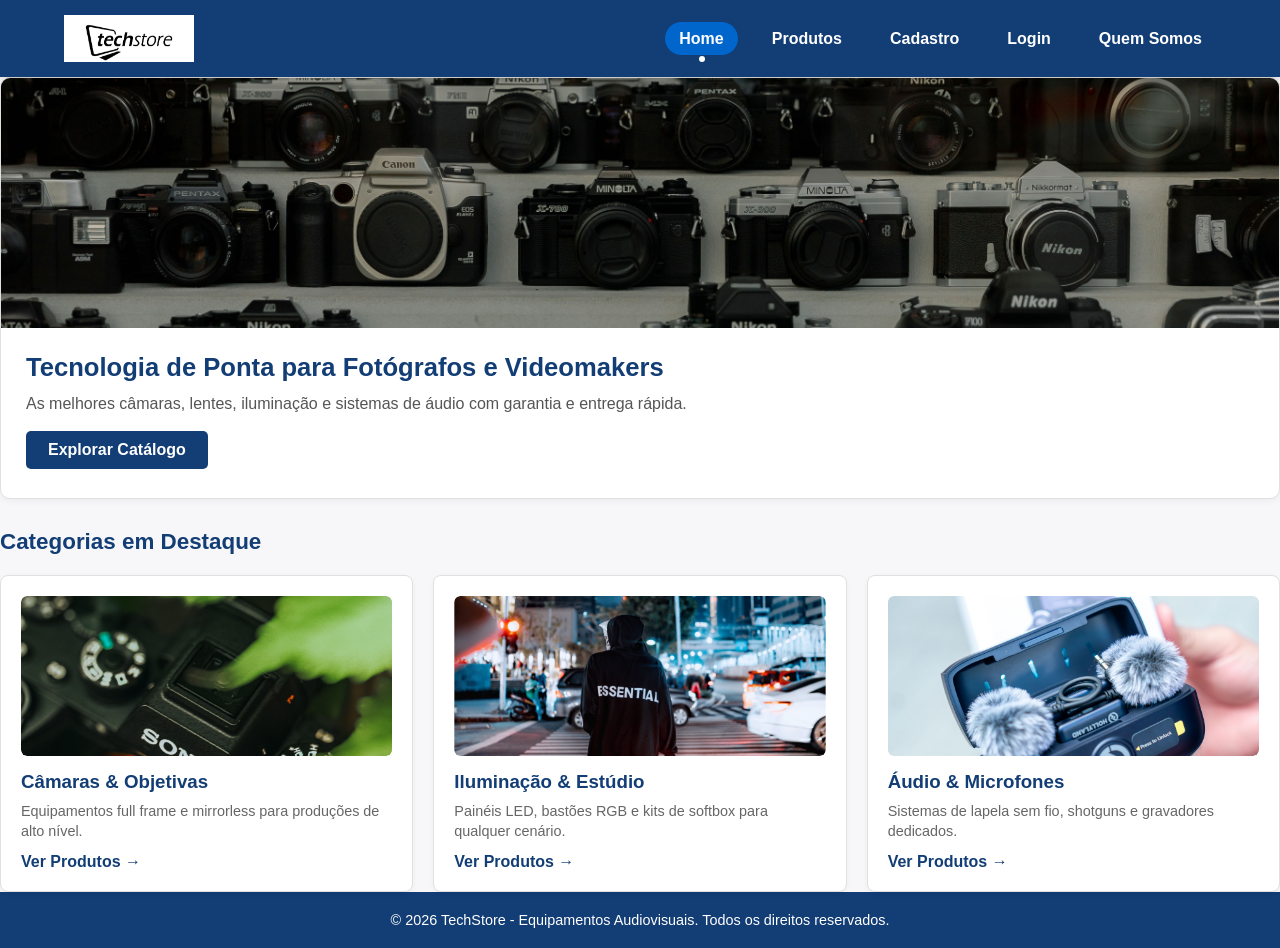
<file: index.html>
<!DOCTYPE html>
<html lang="pt-BR">
<head>

    <meta charset="UTF-8">
    <meta name="viewport" content="width=device-width, initial-scale=1.0">
    <title>TechStore - Equipamentos Audiovisuais Profissionais</title>
    <link rel="stylesheet" href="css/estilo.css">
</head>
<body>

    <header>
        <div class="logo">
            <a href="index.html">
                <img src="img/logo.png" alt="TechStore Logo" width="150">
            </a>
        </div>
        <nav>
            <ul>
                <li><a href="index.html" class="ativo">Home</a></li>
                <li><a href="produtos.html">Produtos</a></li>
                <li><a href="cadastro.html">Cadastro</a></li>
                <li><a href="login.html">Login</a></li>
                <li><a href="quem-somos.html">Quem Somos</a></li>
            </ul>
        </nav>
    </header>

    <main id="conteudo" class="conteudo">
        <section class="banner-home">
            <img src="img/banner-home.jpg" alt="Equipamentos Audiovisuais TechStore" width="500">
            <div class="banner-texto">
                <h2>Tecnologia de Ponta para Fotógrafos e Videomakers</h2>
                <p>As melhores câmaras, lentes, iluminação e sistemas de áudio com garantia e entrega rápida.</p>
                <a href="produtos.html" class="btn-destaque">Explorar Catálogo</a>
            </div>
        </section>

        <section class="secao-destaques">
            <h2>Categorias em Destaque</h2>
            <div class="grid-categorias">
                <div class="card-categoria">
                    <img src="img/camera-sony-tamron.jpg" alt="Câmaras Profissionais" width="300">
                    <h3>Câmaras & Objetivas</h3>
                    <p>Equipamentos full frame e mirrorless para produções de alto nível.</p>
                    <a href="produtos.html">Ver Produtos &rarr;</a>
                </div>
                <div class="card-categoria">
                    <img src="img/bastao-led-rgb.jpg" alt="Iluminação LED" width="300">
                    <h3>Iluminação & Estúdio</h3>
                    <p>Painéis LED, bastões RGB e kits de softbox para qualquer cenário.</p>
                    <a href="produtos.html">Ver Produtos &rarr;</a>
                </div>
                <div class="card-categoria">
                    <img src="img/microfone-lapela-sem-fio-duplo.jpg" alt="Áudio Profissional" width="300">
                    <h3>Áudio & Microfones</h3>
                    <p>Sistemas de lapela sem fio, shotguns e gravadores dedicados.</p>
                    <a href="produtos.html">Ver Produtos &rarr;</a>
                </div>
            </div>
        </section>
    </main>

    <footer>
        <p>&copy; 2026 TechStore - Equipamentos Audiovisuais. Todos os direitos reservados.</p>
    </footer>

    <a href="#" class="btn-topo" id="btnTopo" aria-label="Voltar ao topo"><span>&#8593;</span></a>
    <script>
        const btnTopo = document.getElementById("btnTopo");
        window.addEventListener("scroll", () => {
            btnTopo.classList.toggle("visivel", window.scrollY > 300);
        });
    </script>

</body>
</html>
</file>
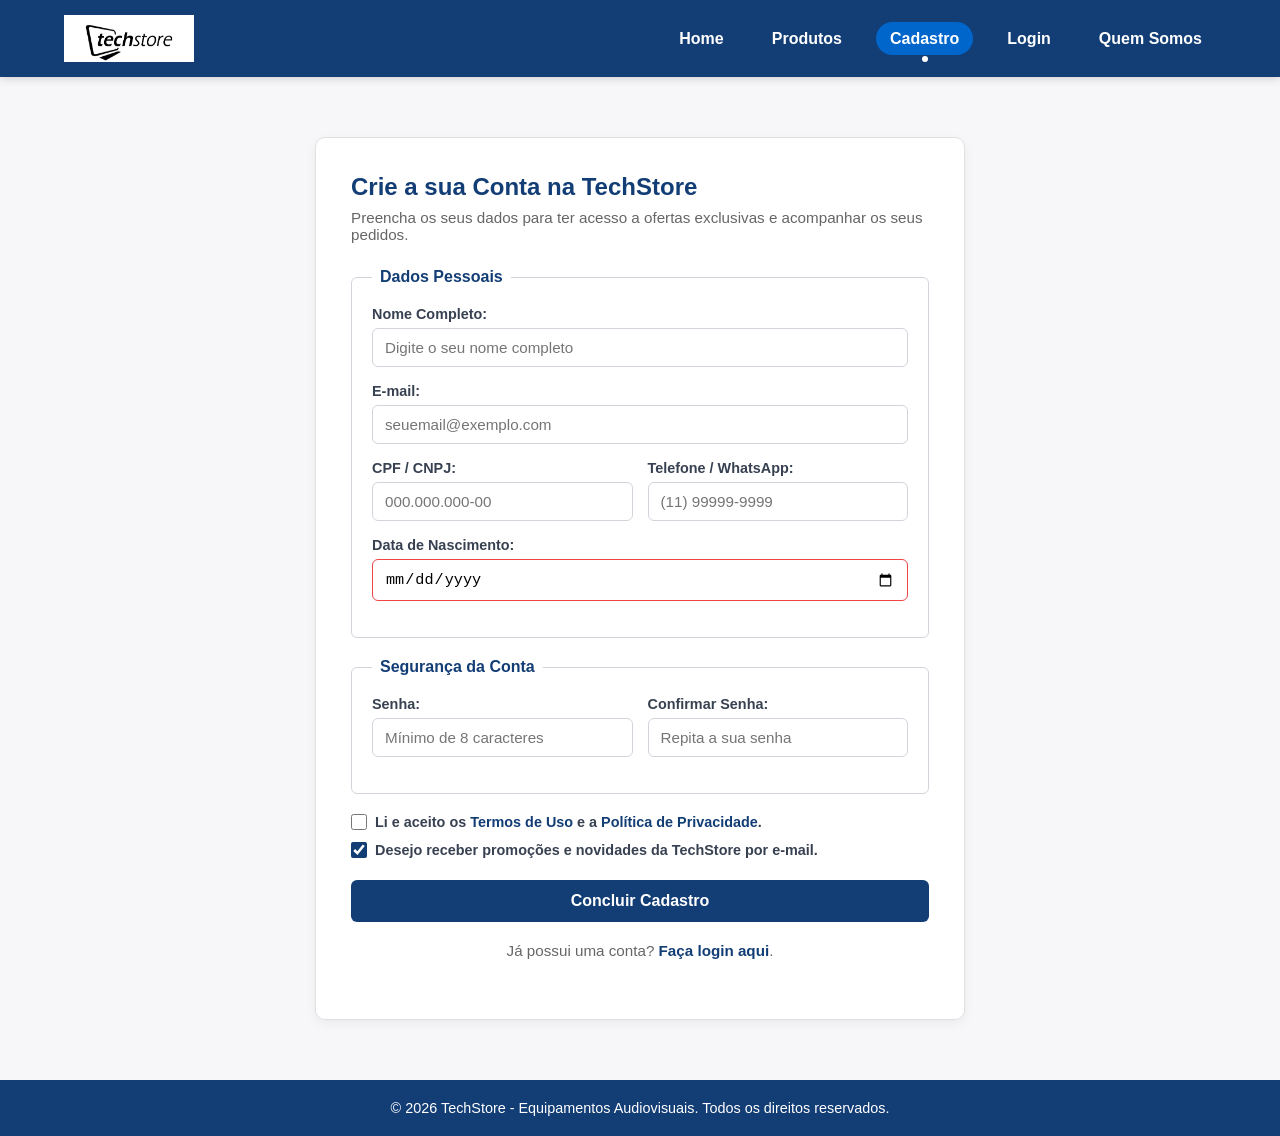
<file: cadastro.html>
<!DOCTYPE html>
<html lang="pt-BR">
<head>
    <meta charset="UTF-8">
    <meta name="viewport" content="width=device-width, initial-scale=1.0">
    <title>TechStore - Cadastro de Cliente</title>
    <link rel="stylesheet" href="css/estilo.css">
</head>
<body>

    <header>
        <div class="logo">
            <a href="index.html">
                <img src="img/logo.png" alt="TechStore Logo" width="150">
            </a>
        </div>
        <nav>
            <ul>
                <li><a href="index.html">Home</a></li>
                <li><a href="produtos.html">Produtos</a></li>
                <li><a href="cadastro.html" class="ativo">Cadastro</a></li>
                <li><a href="login.html">Login</a></li>
                <li><a href="quem-somos.html">Quem Somos</a></li>
            </ul>
        </nav>
    </header>

    <main class="conteudo-principal">
        <section class="form-container">
            <h2>Crie a sua Conta na TechStore</h2>
            <p>Preencha os seus dados para ter acesso a ofertas exclusivas e acompanhar os seus pedidos.</p>

            <form action="#" method="POST" class="form-cadastro">
                
                <fieldset>
                    <legend>Dados Pessoais</legend>

                    <div class="campo">
                        <label for="nome">Nome Completo:</label>
                        <input type="text" id="nome" name="nome" placeholder="Digite o seu nome completo" required>
                    </div>

                    <div class="campo">
                        <label for="email">E-mail:</label>
                        <input type="email" id="email" name="email" placeholder="seuemail@exemplo.com" required>
                    </div>

                    <div class="campo-duplo">
                        <div class="campo">
                            <label for="cpf">CPF / CNPJ:</label>
                            <input type="text" id="cpf" name="cpf" placeholder="000.000.000-00" required>
                        </div>

                        <div class="campo">
                            <label for="telefone">Telefone / WhatsApp:</label>
                            <input type="tel" id="telefone" name="telefone" placeholder="(11) 99999-9999" required>
                        </div>
                    </div>

                    <div class="campo">
                        <label for="data_nascimento">Data de Nascimento:</label>
                        <input type="date" id="data_nascimento" name="data_nascimento" required>
                    </div>
                </fieldset>

                <fieldset>
                    <legend>Segurança da Conta</legend>

                    <div class="campo-duplo">
                        <div class="campo">
                            <label for="senha">Senha:</label>
                            <input type="password" id="senha" name="senha" minlength="8" placeholder="Mínimo de 8 caracteres" required>
                        </div>

                        <div class="campo">
                            <label for="confirma_senha">Confirmar Senha:</label>
                            <input type="password" id="confirma_senha" name="confirma_senha" minlength="8" placeholder="Repita a sua senha" required>
                        </div>
                    </div>
                </fieldset>

                <div class="campo-checkbox">
                    <input type="checkbox" id="termos" name="termos" required>
                    <label for="termos">Li e aceito os <a href="#">Termos de Uso</a> e a <a href="#">Política de Privacidade</a>.</label>
                </div>

                <div class="campo-checkbox">
                    <input type="checkbox" id="newsletter" name="newsletter" checked>
                    <label for="newsletter">Desejo receber promoções e novidades da TechStore por e-mail.</label>
                </div>

                <button type="submit" class="btn-enviar">Concluir Cadastro</button>
            </form>

            <p class="link-redirecionamento">
                Já possui uma conta? <a href="login.html">Faça login aqui</a>.
            </p>
        </section>
    </main>

    <footer>
        <p>&copy; 2026 TechStore - Equipamentos Audiovisuais. Todos os direitos reservados.</p>
    </footer>

    <a href="#" class="btn-topo" id="btnTopo" aria-label="Voltar ao topo"><span>&#8593;</span></a>
    <script>
        const btnTopo = document.getElementById("btnTopo");
        window.addEventListener("scroll", () => {
            btnTopo.classList.toggle("visivel", window.scrollY > 300);
        });
    </script>

</body>
</html>
</file>
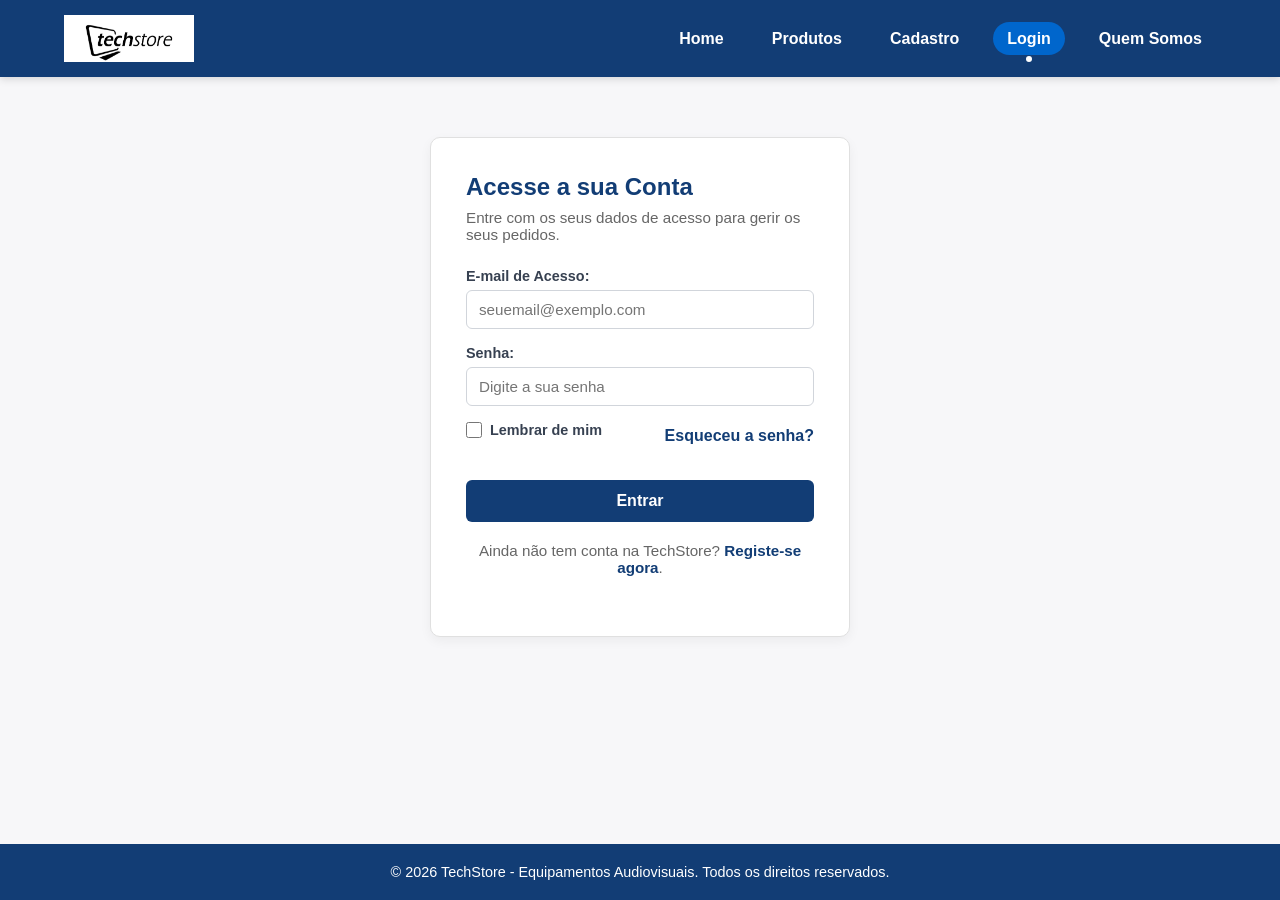
<file: login.html>
<!DOCTYPE html>
<html lang="pt-BR">
<head>
    <meta charset="UTF-8">
    <meta name="viewport" content="width=device-width, initial-scale=1.0">
    <title>TechStore - Login</title>
    <link rel="stylesheet" href="css/estilo.css">
</head>
<body>

    <header>
        <div class="logo">
            <a href="index.html">
                <img src="img/logo.png" alt="TechStore Logo" width="150">
            </a>
        </div>
        <nav>
            <ul>
                <li><a href="index.html">Home</a></li>
                <li><a href="produtos.html">Produtos</a></li>
                <li><a href="cadastro.html">Cadastro</a></li>
                <li><a href="login.html" class="ativo">Login</a></li>
                <li><a href="quem-somos.html">Quem Somos</a></li>
            </ul>
        </nav>
    </header>

    <main class="conteudo-principal">
        <section class="form-container form-login-box">
            <h2>Acesse a sua Conta</h2>
            <p>Entre com os seus dados de acesso para gerir os seus pedidos.</p>

            <form action="#" method="POST" class="form-login">
                
                <div class="campo">
                    <label for="email_login">E-mail de Acesso:</label>
                    <input type="email" id="email_login" name="email_login" placeholder="seuemail@exemplo.com" required autocomplete="email">
                </div>

                <div class="campo">
                    <label for="senha_login">Senha:</label>
                    <input type="password" id="senha_login" name="senha_login" placeholder="Digite a sua senha" required autocomplete="current-password">
                </div>

                <div class="opcoes-login">
                    <div class="campo-checkbox">
                        <input type="checkbox" id="lembrar" name="lembrar">
                        <label for="lembrar">Lembrar de mim</label>
                    </div>
                    <a href="#" class="link-esqueci">Esqueceu a senha?</a>
                </div>

                <button type="submit" class="btn-enviar">Entrar</button>
            </form>

            <p class="link-redirecionamento">
                Ainda não tem conta na TechStore? <a href="cadastro.html">Registe-se agora</a>.
            </p>
        </section>
    </main>

    <footer>
        <p>&copy; 2026 TechStore - Equipamentos Audiovisuais. Todos os direitos reservados.</p>
    </footer>

    <a href="#" class="btn-topo" id="btnTopo" aria-label="Voltar ao topo"><span>&#8593;</span></a>
    <script>
        const btnTopo = document.getElementById("btnTopo");
        window.addEventListener("scroll", () => {
            btnTopo.classList.toggle("visivel", window.scrollY > 300);
        });
    </script>

</body>
</html>
</file>
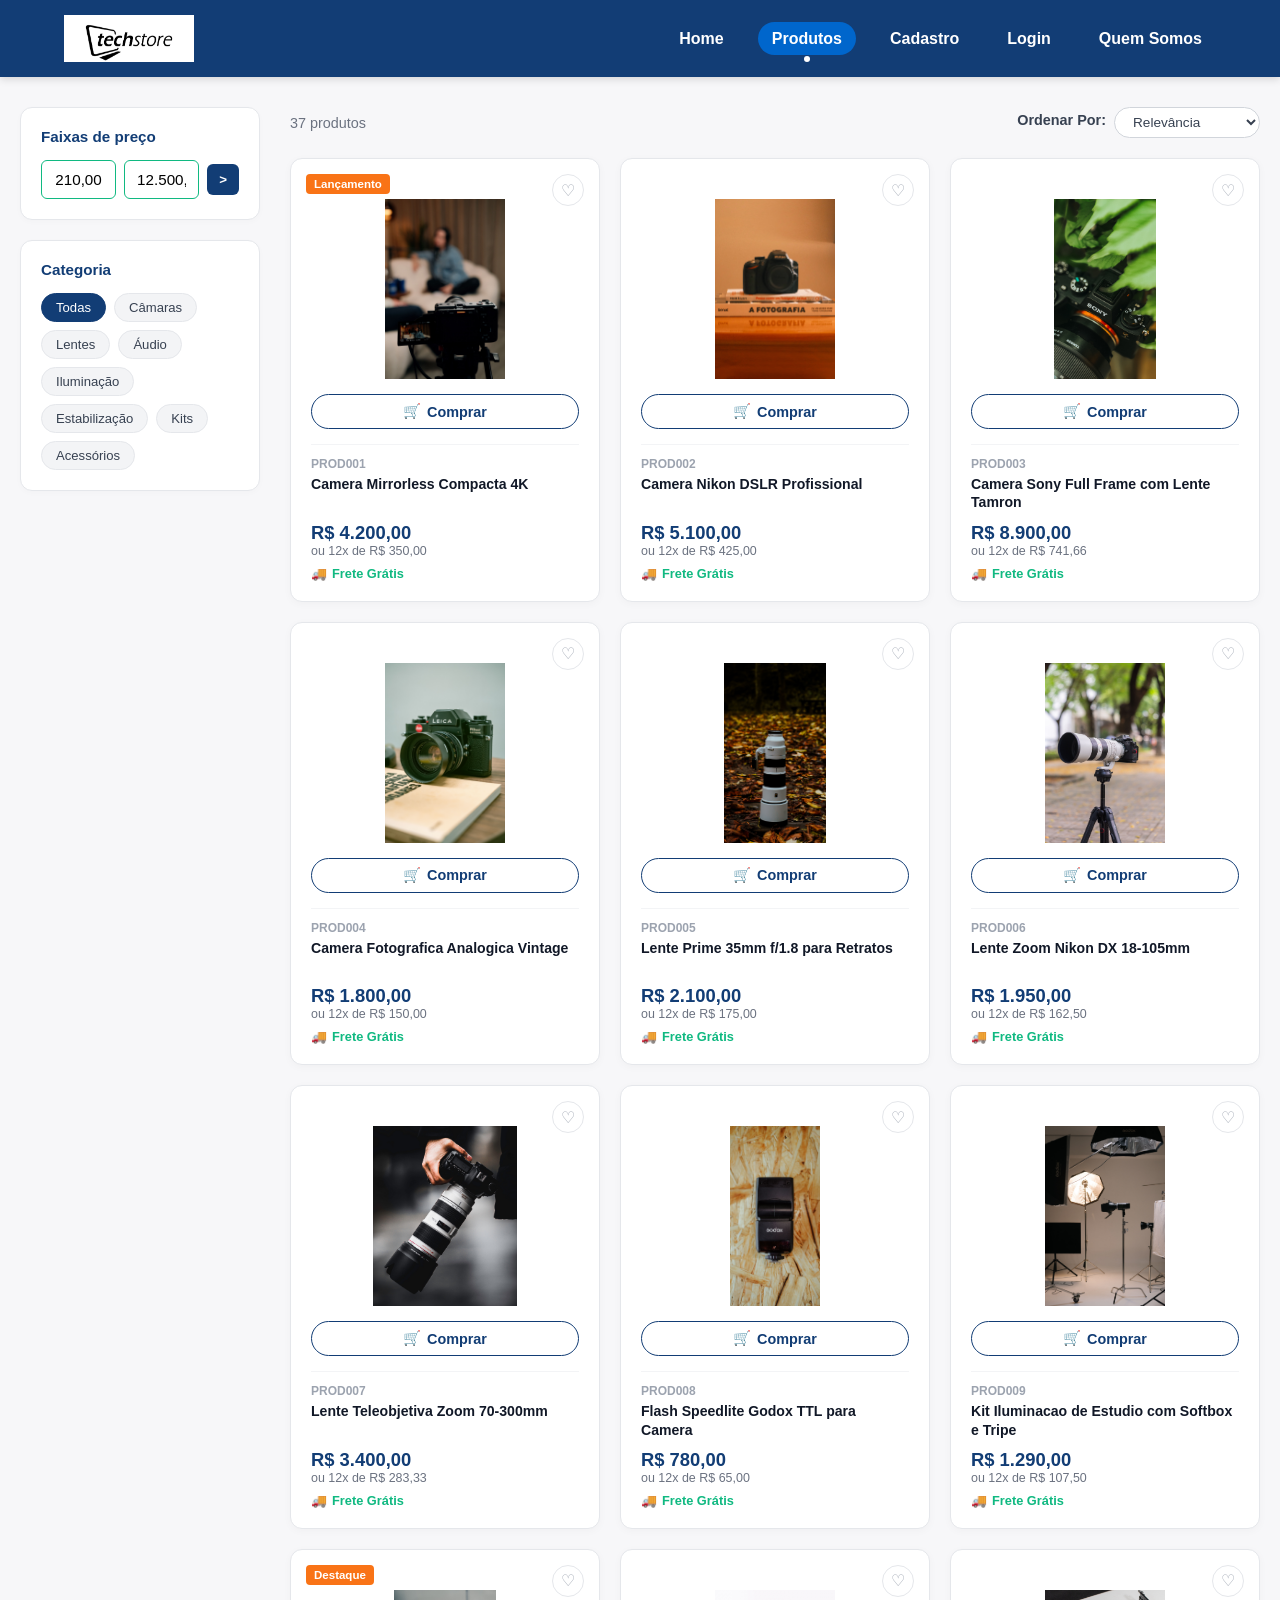
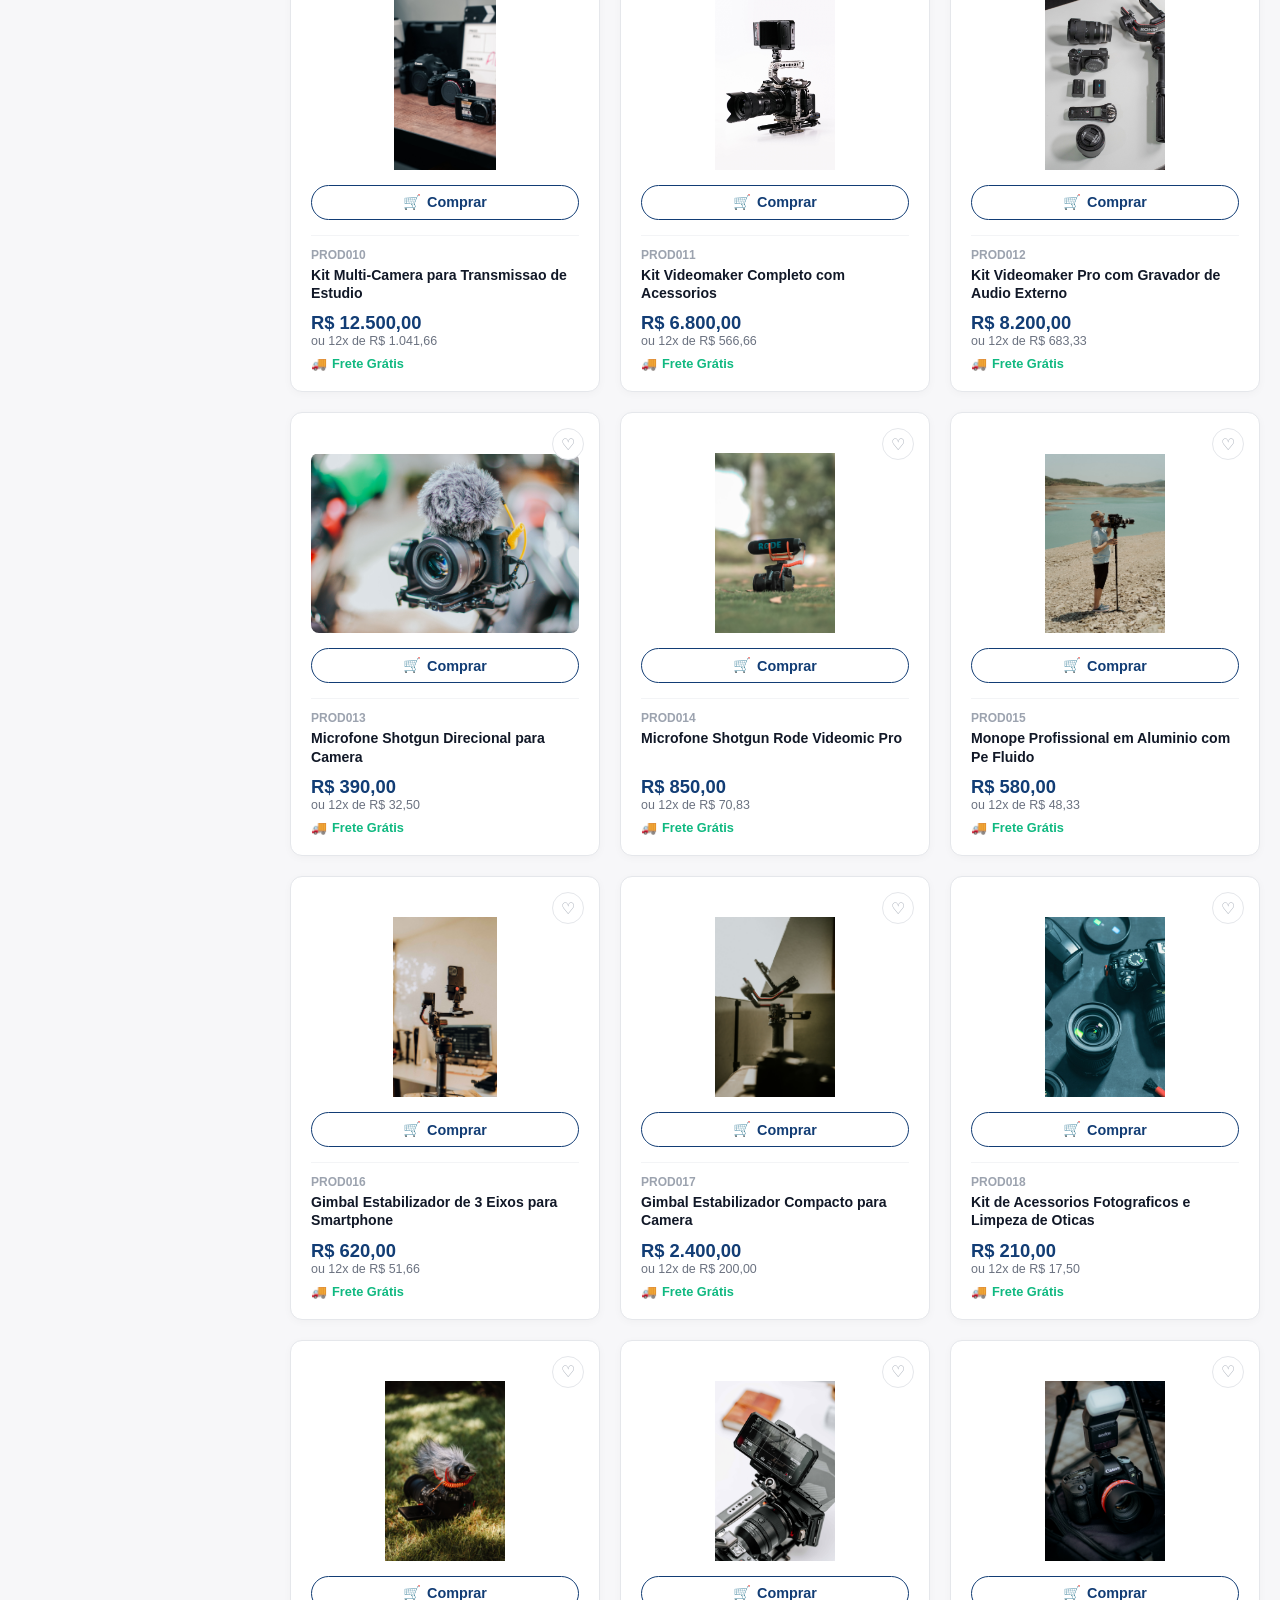
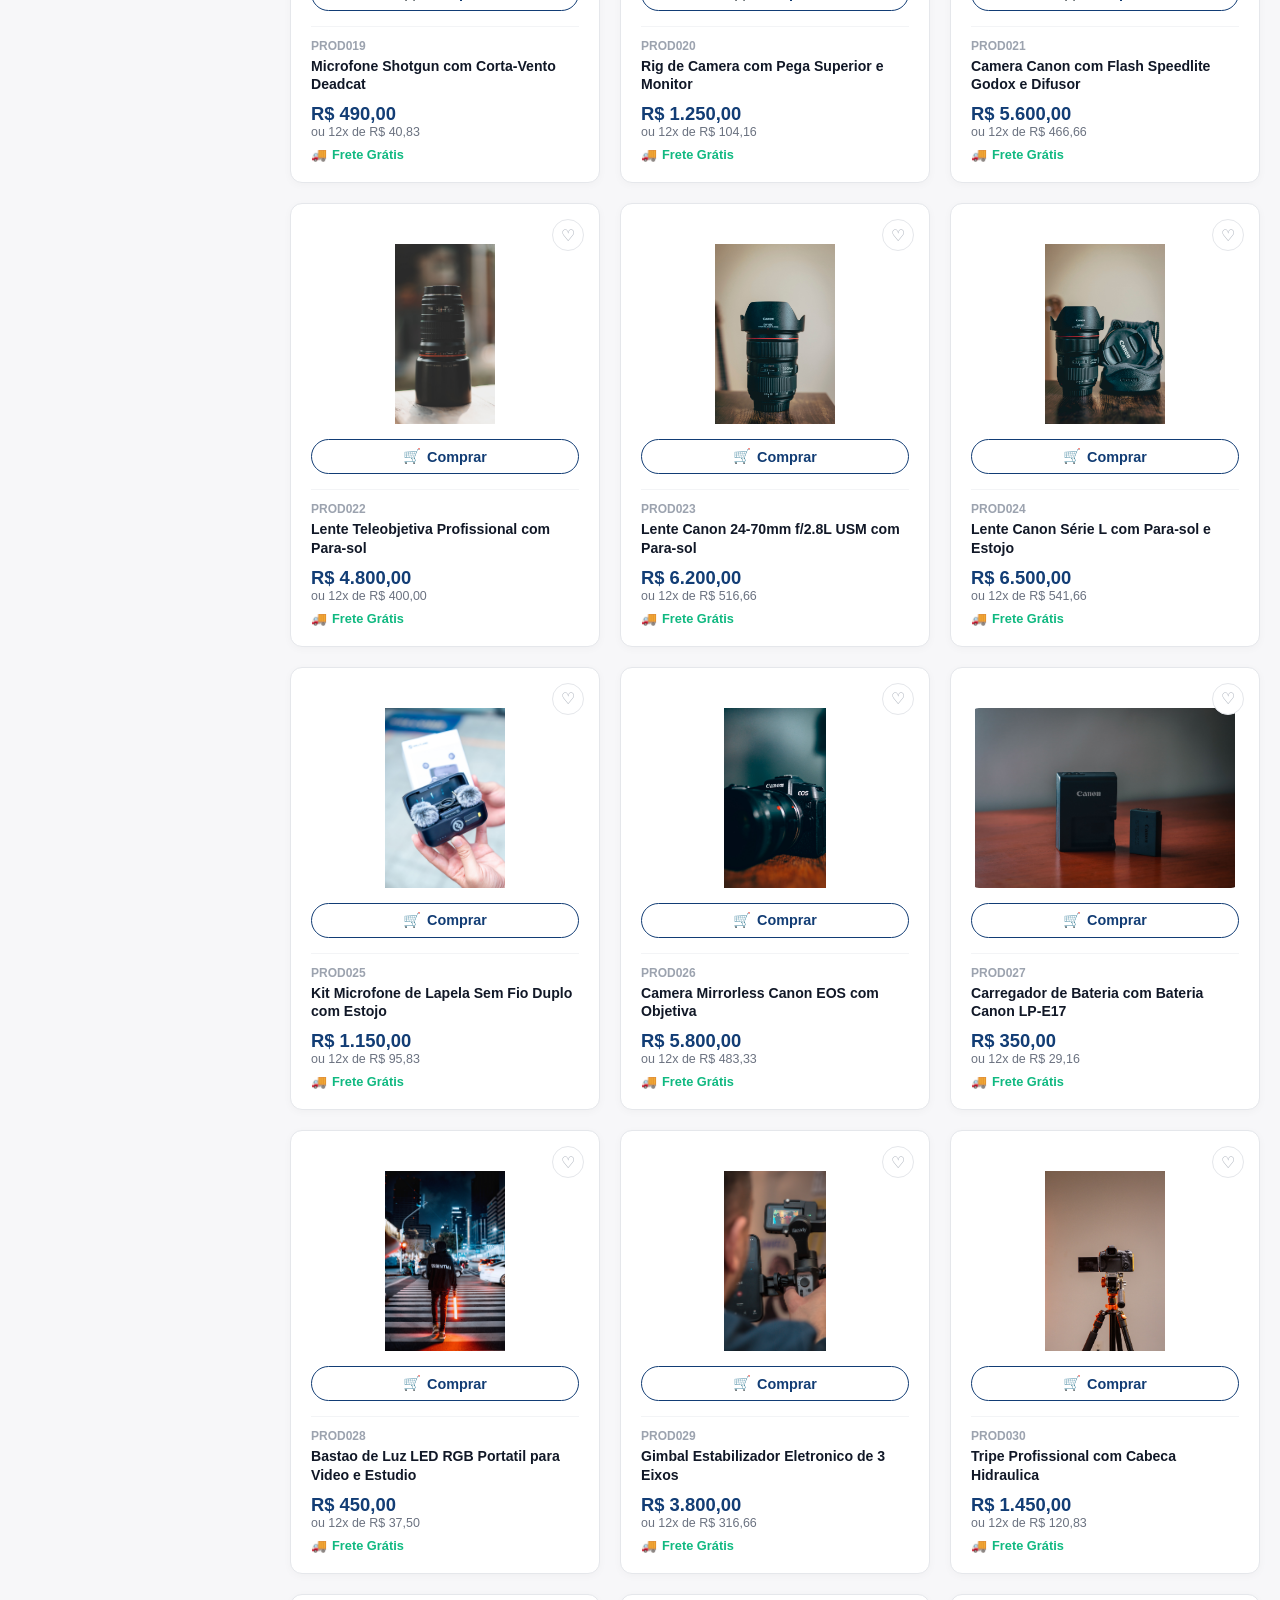
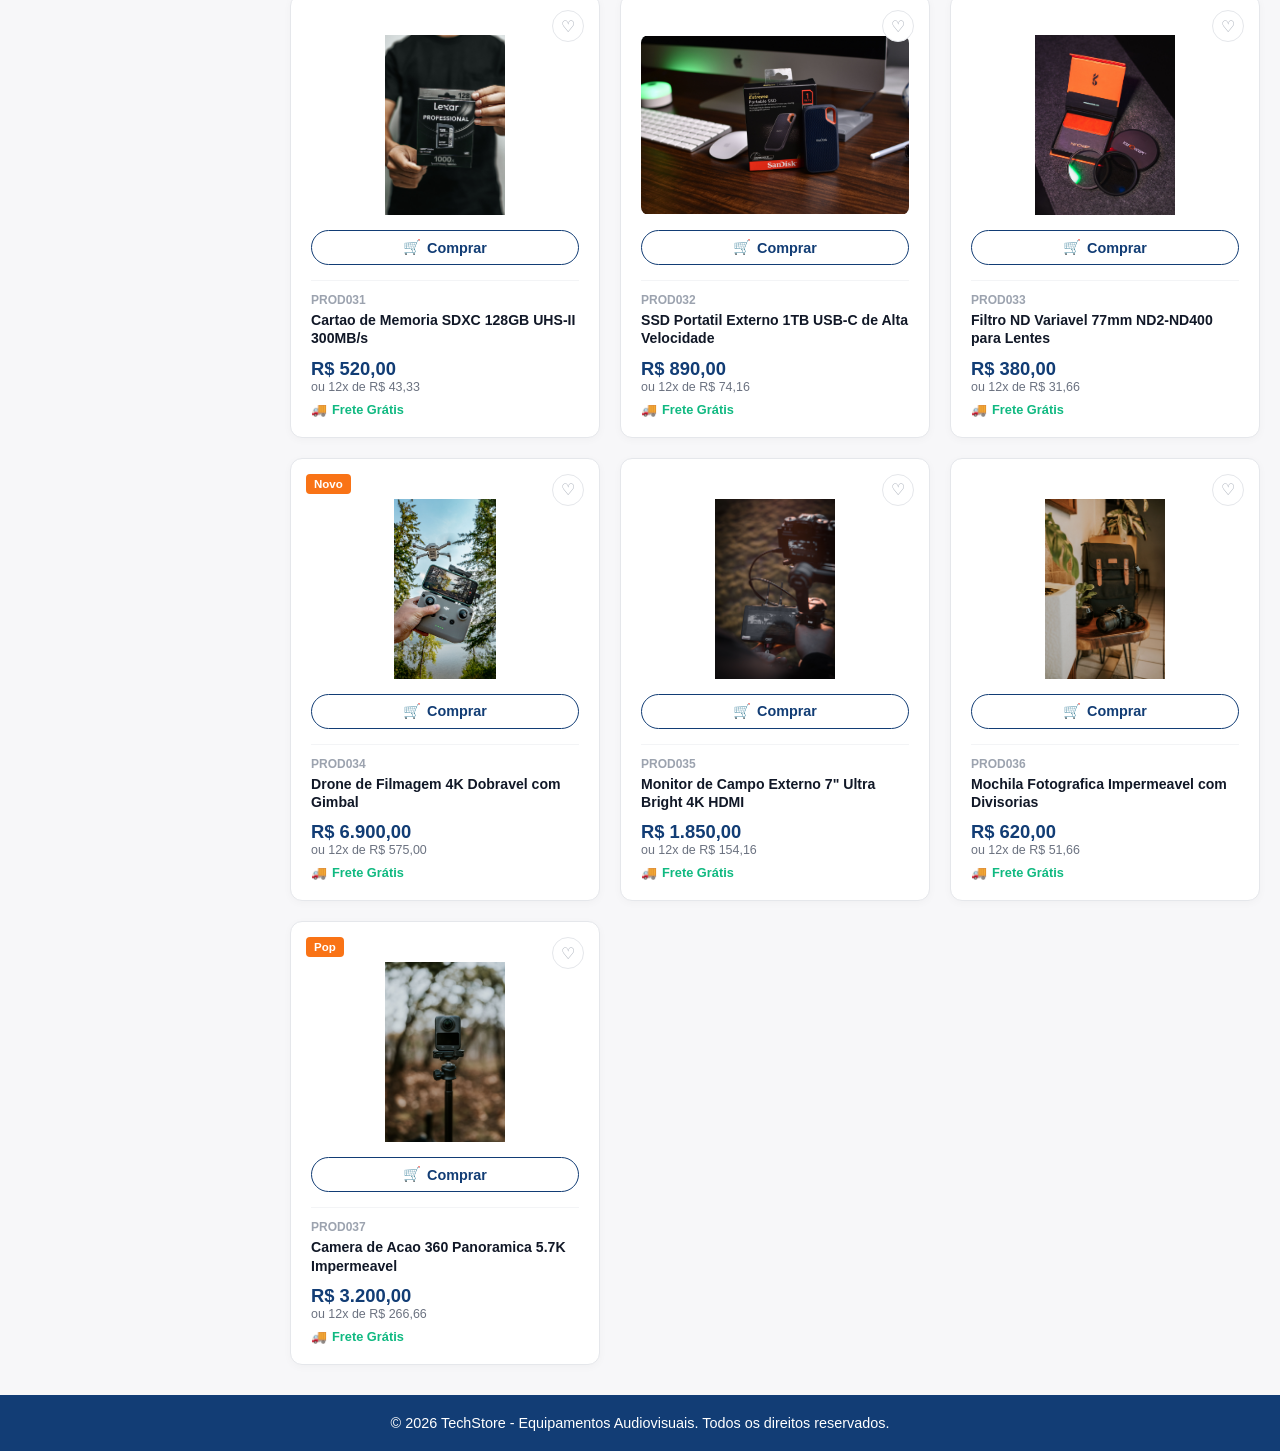
<file: produtos.html>
<!DOCTYPE html>
<html lang="pt-BR">
<head>
    <meta charset="UTF-8">
    <meta name="viewport" content="width=device-width, initial-scale=1.0">
    <title>TechStore - Produtos</title>
    <link rel="stylesheet" href="css/estilo.css">
</head>
<body>

    <header>
        <div class="logo">
            <a href="index.html">
                <img src="img/logo.png" alt="TechStore Logo" width="150">
            </a>
        </div>
        <nav>
            <ul>
                <li><a href="index.html">Home</a></li>
                <li><a href="produtos.html" class="ativo">Produtos</a></li>
                <li><a href="cadastro.html">Cadastro</a></li>
                <li><a href="login.html">Login</a></li>
                <li><a href="quem-somos.html">Quem Somos</a></li>
            </ul>
        </nav>
    </header>

    <main class="conteudo-principal-dji">
        
        <!-- Sidebar de Filtros Lateral (Estilo DJI) -->
        <aside class="sidebar-filtros">
            <div class="bloco-filtro">
                <h3>Faixas de preço</h3>
                <div class="inputs-preco">
                    <input type="text" value="210,00" placeholder="Mínimo">
                    <input type="text" value="12.500,00" placeholder="Máximo">
                    <button type="button" class="btn-filtrar-preco">&gt;</button>
                </div>
            </div>

            <div class="bloco-filtro">
                <h3>Categoria</h3>
                <div class="tags-categorias">
                    <button type="button" class="tag-pill ativo">Todas</button>
                    <button type="button" class="tag-pill">Câmaras</button>
                    <button type="button" class="tag-pill">Lentes</button>
                    <button type="button" class="tag-pill">Áudio</button>
                    <button type="button" class="tag-pill">Iluminação</button>
                    <button type="button" class="tag-pill">Estabilização</button>
                    <button type="button" class="tag-pill">Kits</button>
                    <button type="button" class="tag-pill">Acessórios</button>
                </div>
            </div>
        </aside>

        <!-- Área Principal de Produtos -->
        <section class="area-produtos">
            <div class="header-produtos">
                <span class="contagem-produtos" id="contagem"></span>
                <div class="ordenacao">
                    <label for="ordenar">Ordenar Por:</label>
                    <select id="ordenar">
                        <option>Relevância</option>
                        <option>Menor Preço</option>
                        <option>Maior Preço</option>
                        <option>Código (PROD)</option>
                    </select>
                </div>
            </div>

            <div class="grelha-produtos-dji">
                
                <!-- PROD001 -->
                <article class="card-dji" data-categoria="Câmaras">
                    <span class="badge-lancamento">Lançamento</span>
                    <button class="btn-favorito" type="button" aria-label="Favoritar">&#9825;</button>
                    <div class="card-imagem">
                        <img src="img/camera.jpg" alt="Câmera Mirrorless compacta">
                    </div>
                    <div class="card-acoes">
                        <button class="btn-comprar-pill" type="button"><span class="icone-carrinho">&#128722;</span> Comprar</button>
                    </div>
                    <div class="card-info">
                        <small class="codigo-prod">PROD001</small>
                        <h4 class="titulo-produto">Camera Mirrorless Compacta 4K</h4>
                        <div class="bloco-preco">
                            <span class="preco-vista">R$ 4.200,00</span>
                            <span class="preco-parcelado">ou 12x de R$ 350,00</span>
                        </div>
                        <div class="frete-gratis"><span class="icone-camiao">&#128666;</span> Frete Grátis</div>
                    </div>
                </article>

                <!-- PROD002 -->
                <article class="card-dji" data-categoria="Câmaras">
                    <button class="btn-favorito" type="button" aria-label="Favoritar">&#9825;</button>
                    <div class="card-imagem">
                        <img src="img/camera-nikon-dslr.jpg" alt="Câmara Nikon DSLR Profissional">
                    </div>
                    <div class="card-acoes">
                        <button class="btn-comprar-pill" type="button"><span class="icone-carrinho">&#128722;</span> Comprar</button>
                    </div>
                    <div class="card-info">
                        <small class="codigo-prod">PROD002</small>
                        <h4 class="titulo-produto">Camera Nikon DSLR Profissional</h4>
                        <div class="bloco-preco">
                            <span class="preco-vista">R$ 5.100,00</span>
                            <span class="preco-parcelado">ou 12x de R$ 425,00</span>
                        </div>
                        <div class="frete-gratis"><span class="icone-camiao">&#128666;</span> Frete Grátis</div>
                    </div>
                </article>

                <!-- PROD003 -->
                <article class="card-dji" data-categoria="Câmaras">
                    <button class="btn-favorito" type="button" aria-label="Favoritar">&#9825;</button>
                    <div class="card-imagem">
                        <img src="img/camera-sony-tamron.jpg" alt="Câmara Sony com Objetiva Tamron">
                    </div>
                    <div class="card-acoes">
                        <button class="btn-comprar-pill" type="button"><span class="icone-carrinho">&#128722;</span> Comprar</button>
                    </div>
                    <div class="card-info">
                        <small class="codigo-prod">PROD003</small>
                        <h4 class="titulo-produto">Camera Sony Full Frame com Lente Tamron</h4>
                        <div class="bloco-preco">
                            <span class="preco-vista">R$ 8.900,00</span>
                            <span class="preco-parcelado">ou 12x de R$ 741,66</span>
                        </div>
                        <div class="frete-gratis"><span class="icone-camiao">&#128666;</span> Frete Grátis</div>
                    </div>
                </article>

                <!-- PROD004 -->
                <article class="card-dji" data-categoria="Câmaras">
                    <button class="btn-favorito" type="button" aria-label="Favoritar">&#9825;</button>
                    <div class="card-imagem">
                        <img src="img/camera-vintage.jpg" alt="Câmara Fotográfica Vintage de Coleção">
                    </div>
                    <div class="card-acoes">
                        <button class="btn-comprar-pill" type="button"><span class="icone-carrinho">&#128722;</span> Comprar</button>
                    </div>
                    <div class="card-info">
                        <small class="codigo-prod">PROD004</small>
                        <h4 class="titulo-produto">Camera Fotografica Analogica Vintage</h4>
                        <div class="bloco-preco">
                            <span class="preco-vista">R$ 1.800,00</span>
                            <span class="preco-parcelado">ou 12x de R$ 150,00</span>
                        </div>
                        <div class="frete-gratis"><span class="icone-camiao">&#128666;</span> Frete Grátis</div>
                    </div>
                </article>

                <!-- PROD005 -->
                <article class="card-dji" data-categoria="Lentes">
                    <button class="btn-favorito" type="button" aria-label="Favoritar">&#9825;</button>
                    <div class="card-imagem">
                        <img src="img/lente-35mm.jpg" alt="Lente Prime 35mm f/1.8">
                    </div>
                    <div class="card-acoes">
                        <button class="btn-comprar-pill" type="button"><span class="icone-carrinho">&#128722;</span> Comprar</button>
                    </div>
                    <div class="card-info">
                        <small class="codigo-prod">PROD005</small>
                        <h4 class="titulo-produto">Lente Prime 35mm f/1.8 para Retratos</h4>
                        <div class="bloco-preco">
                            <span class="preco-vista">R$ 2.100,00</span>
                            <span class="preco-parcelado">ou 12x de R$ 175,00</span>
                        </div>
                        <div class="frete-gratis"><span class="icone-camiao">&#128666;</span> Frete Grátis</div>
                    </div>
                </article>

                <!-- PROD006 -->
                <article class="card-dji" data-categoria="Lentes">
                    <button class="btn-favorito" type="button" aria-label="Favoritar">&#9825;</button>
                    <div class="card-imagem">
                        <img src="img/lente-nikon.jpg" alt="Lente Zoom Nikon">
                    </div>
                    <div class="card-acoes">
                        <button class="btn-comprar-pill" type="button"><span class="icone-carrinho">&#128722;</span> Comprar</button>
                    </div>
                    <div class="card-info">
                        <small class="codigo-prod">PROD006</small>
                        <h4 class="titulo-produto">Lente Zoom Nikon DX 18-105mm</h4>
                        <div class="bloco-preco">
                            <span class="preco-vista">R$ 1.950,00</span>
                            <span class="preco-parcelado">ou 12x de R$ 162,50</span>
                        </div>
                        <div class="frete-gratis"><span class="icone-camiao">&#128666;</span> Frete Grátis</div>
                    </div>
                </article>

                <!-- PROD007 -->
                <article class="card-dji" data-categoria="Lentes">
                    <button class="btn-favorito" type="button" aria-label="Favoritar">&#9825;</button>
                    <div class="card-imagem">
                        <img src="img/lente-teleobjetiva.jpg" alt="Lente Teleobjetiva Zoom">
                    </div>
                    <div class="card-acoes">
                        <button class="btn-comprar-pill" type="button"><span class="icone-carrinho">&#128722;</span> Comprar</button>
                    </div>
                    <div class="card-info">
                        <small class="codigo-prod">PROD007</small>
                        <h4 class="titulo-produto">Lente Teleobjetiva Zoom 70-300mm</h4>
                        <div class="bloco-preco">
                            <span class="preco-vista">R$ 3.400,00</span>
                            <span class="preco-parcelado">ou 12x de R$ 283,33</span>
                        </div>
                        <div class="frete-gratis"><span class="icone-camiao">&#128666;</span> Frete Grátis</div>
                    </div>
                </article>

                <!-- PROD008 -->
                <article class="card-dji" data-categoria="Iluminação">
                    <button class="btn-favorito" type="button" aria-label="Favoritar">&#9825;</button>
                    <div class="card-imagem">
                        <img src="img/flash-speedlite-godox.jpg" alt="Flash Speedlite Godox">
                    </div>
                    <div class="card-acoes">
                        <button class="btn-comprar-pill" type="button"><span class="icone-carrinho">&#128722;</span> Comprar</button>
                    </div>
                    <div class="card-info">
                        <small class="codigo-prod">PROD008</small>
                        <h4 class="titulo-produto">Flash Speedlite Godox TTL para Camera</h4>
                        <div class="bloco-preco">
                            <span class="preco-vista">R$ 780,00</span>
                            <span class="preco-parcelado">ou 12x de R$ 65,00</span>
                        </div>
                        <div class="frete-gratis"><span class="icone-camiao">&#128666;</span> Frete Grátis</div>
                    </div>
                </article>

                <!-- PROD009 -->
                <article class="card-dji" data-categoria="Iluminação">
                    <button class="btn-favorito" type="button" aria-label="Favoritar">&#9825;</button>
                    <div class="card-imagem">
                        <img src="img/kit-iluminacao-estudio.jpg" alt="Kit de Iluminação para Estúdio Softbox">
                    </div>
                    <div class="card-acoes">
                        <button class="btn-comprar-pill" type="button"><span class="icone-carrinho">&#128722;</span> Comprar</button>
                    </div>
                    <div class="card-info">
                        <small class="codigo-prod">PROD009</small>
                        <h4 class="titulo-produto">Kit Iluminacao de Estudio com Softbox e Tripe</h4>
                        <div class="bloco-preco">
                            <span class="preco-vista">R$ 1.290,00</span>
                            <span class="preco-parcelado">ou 12x de R$ 107,50</span>
                        </div>
                        <div class="frete-gratis"><span class="icone-camiao">&#128666;</span> Frete Grátis</div>
                    </div>
                </article>

                <!-- PROD010 -->
                <article class="card-dji" data-categoria="Kits">
                    <span class="badge-lancamento">Destaque</span>
                    <button class="btn-favorito" type="button" aria-label="Favoritar">&#9825;</button>
                    <div class="card-imagem">
                        <img src="img/kit-cameras-estudio.jpg" alt="Kit de Câmeras de Estúdio">
                    </div>
                    <div class="card-acoes">
                        <button class="btn-comprar-pill" type="button"><span class="icone-carrinho">&#128722;</span> Comprar</button>
                    </div>
                    <div class="card-info">
                        <small class="codigo-prod">PROD010</small>
                        <h4 class="titulo-produto">Kit Multi-Camera para Transmissao de Estudio</h4>
                        <div class="bloco-preco">
                            <span class="preco-vista">R$ 12.500,00</span>
                            <span class="preco-parcelado">ou 12x de R$ 1.041,66</span>
                        </div>
                        <div class="frete-gratis"><span class="icone-camiao">&#128666;</span> Frete Grátis</div>
                    </div>
                </article>

                <!-- PROD011 -->
                <article class="card-dji" data-categoria="Kits">
                    <button class="btn-favorito" type="button" aria-label="Favoritar">&#9825;</button>
                    <div class="card-imagem">
                        <img src="img/kit-videomaker.jpg" alt="Kit Videomaker Completo">
                    </div>
                    <div class="card-acoes">
                        <button class="btn-comprar-pill" type="button"><span class="icone-carrinho">&#128722;</span> Comprar</button>
                    </div>
                    <div class="card-info">
                        <small class="codigo-prod">PROD011</small>
                        <h4 class="titulo-produto">Kit Videomaker Completo com Acessorios</h4>
                        <div class="bloco-preco">
                            <span class="preco-vista">R$ 6.800,00</span>
                            <span class="preco-parcelado">ou 12x de R$ 566,66</span>
                        </div>
                        <div class="frete-gratis"><span class="icone-camiao">&#128666;</span> Frete Grátis</div>
                    </div>
                </article>

                <!-- PROD012 -->
                <article class="card-dji" data-categoria="Kits">
                    <button class="btn-favorito" type="button" aria-label="Favoritar">&#9825;</button>
                    <div class="card-imagem">
                        <img src="img/kit-videomaker-gravador.jpg" alt="Kit Videomaker com Gravador de Áudio">
                    </div>
                    <div class="card-acoes">
                        <button class="btn-comprar-pill" type="button"><span class="icone-carrinho">&#128722;</span> Comprar</button>
                    </div>
                    <div class="card-info">
                        <small class="codigo-prod">PROD012</small>
                        <h4 class="titulo-produto">Kit Videomaker Pro com Gravador de Audio Externo</h4>
                        <div class="bloco-preco">
                            <span class="preco-vista">R$ 8.200,00</span>
                            <span class="preco-parcelado">ou 12x de R$ 683,33</span>
                        </div>
                        <div class="frete-gratis"><span class="icone-camiao">&#128666;</span> Frete Grátis</div>
                    </div>
                </article>

                <!-- PROD013 -->
                <article class="card-dji" data-categoria="Áudio">
                    <button class="btn-favorito" type="button" aria-label="Favoritar">&#9825;</button>
                    <div class="card-imagem">
                        <img src="img/microfone-shotgun.jpg" alt="Microfone Shotgun Direcional">
                    </div>
                    <div class="card-acoes">
                        <button class="btn-comprar-pill" type="button"><span class="icone-carrinho">&#128722;</span> Comprar</button>
                    </div>
                    <div class="card-info">
                        <small class="codigo-prod">PROD013</small>
                        <h4 class="titulo-produto">Microfone Shotgun Direcional para Camera</h4>
                        <div class="bloco-preco">
                            <span class="preco-vista">R$ 390,00</span>
                            <span class="preco-parcelado">ou 12x de R$ 32,50</span>
                        </div>
                        <div class="frete-gratis"><span class="icone-camiao">&#128666;</span> Frete Grátis</div>
                    </div>
                </article>

                <!-- PROD014 -->
                <article class="card-dji" data-categoria="Áudio">
                    <button class="btn-favorito" type="button" aria-label="Favoritar">&#9825;</button>
                    <div class="card-imagem">
                        <img src="img/microfone-shotgun-rode.jpg" alt="Microfone Shotgun Rode">
                    </div>
                    <div class="card-acoes">
                        <button class="btn-comprar-pill" type="button"><span class="icone-carrinho">&#128722;</span> Comprar</button>
                    </div>
                    <div class="card-info">
                        <small class="codigo-prod">PROD014</small>
                        <h4 class="titulo-produto">Microfone Shotgun Rode Videomic Pro</h4>
                        <div class="bloco-preco">
                            <span class="preco-vista">R$ 850,00</span>
                            <span class="preco-parcelado">ou 12x de R$ 70,83</span>
                        </div>
                        <div class="frete-gratis"><span class="icone-camiao">&#128666;</span> Frete Grátis</div>
                    </div>
                </article>

                <!-- PROD015 -->
                <article class="card-dji" data-categoria="Estabilização">
                    <button class="btn-favorito" type="button" aria-label="Favoritar">&#9825;</button>
                    <div class="card-imagem">
                        <img src="img/monope-profissional.jpg" alt="Monopé Profissional para Vídeo">
                    </div>
                    <div class="card-acoes">
                        <button class="btn-comprar-pill" type="button"><span class="icone-carrinho">&#128722;</span> Comprar</button>
                    </div>
                    <div class="card-info">
                        <small class="codigo-prod">PROD015</small>
                        <h4 class="titulo-produto">Monope Profissional em Aluminio com Pe Fluido</h4>
                        <div class="bloco-preco">
                            <span class="preco-vista">R$ 580,00</span>
                            <span class="preco-parcelado">ou 12x de R$ 48,33</span>
                        </div>
                        <div class="frete-gratis"><span class="icone-camiao">&#128666;</span> Frete Grátis</div>
                    </div>
                </article>

                <!-- PROD016 -->
                <article class="card-dji" data-categoria="Estabilização">
                    <button class="btn-favorito" type="button" aria-label="Favoritar">&#9825;</button>
                    <div class="card-imagem">
                        <img src="img/gimbal-mobile.jpg" alt="Gimbal Estabilizador para Smartphone">
                    </div>
                    <div class="card-acoes">
                        <button class="btn-comprar-pill" type="button"><span class="icone-carrinho">&#128722;</span> Comprar</button>
                    </div>
                    <div class="card-info">
                        <small class="codigo-prod">PROD016</small>
                        <h4 class="titulo-produto">Gimbal Estabilizador de 3 Eixos para Smartphone</h4>
                        <div class="bloco-preco">
                            <span class="preco-vista">R$ 620,00</span>
                            <span class="preco-parcelado">ou 12x de R$ 51,66</span>
                        </div>
                        <div class="frete-gratis"><span class="icone-camiao">&#128666;</span> Frete Grátis</div>
                    </div>
                </article>

                <!-- PROD017 -->
                <article class="card-dji" data-categoria="Estabilização">
                    <button class="btn-favorito" type="button" aria-label="Favoritar">&#9825;</button>
                    <div class="card-imagem">
                        <img src="img/gimbal.jpg" alt="Gimbal Estabilizador Portátil">
                    </div>
                    <div class="card-acoes">
                        <button class="btn-comprar-pill" type="button"><span class="icone-carrinho">&#128722;</span> Comprar</button>
                    </div>
                    <div class="card-info">
                        <small class="codigo-prod">PROD017</small>
                        <h4 class="titulo-produto">Gimbal Estabilizador Compacto para Camera</h4>
                        <div class="bloco-preco">
                            <span class="preco-vista">R$ 2.400,00</span>
                            <span class="preco-parcelado">ou 12x de R$ 200,00</span>
                        </div>
                        <div class="frete-gratis"><span class="icone-camiao">&#128666;</span> Frete Grátis</div>
                    </div>
                </article>

                <!-- PROD018 -->
                <article class="card-dji" data-categoria="Acessórios">
                    <button class="btn-favorito" type="button" aria-label="Favoritar">&#9825;</button>
                    <div class="card-imagem">
                        <img src="img/equipamento-fotografia-flatlay.jpg" alt="Kit de Acessórios Fotográficos">
                    </div>
                    <div class="card-acoes">
                        <button class="btn-comprar-pill" type="button"><span class="icone-carrinho">&#128722;</span> Comprar</button>
                    </div>
                    <div class="card-info">
                        <small class="codigo-prod">PROD018</small>
                        <h4 class="titulo-produto">Kit de Acessorios Fotograficos e Limpeza de Oticas</h4>
                        <div class="bloco-preco">
                            <span class="preco-vista">R$ 210,00</span>
                            <span class="preco-parcelado">ou 12x de R$ 17,50</span>
                        </div>
                        <div class="frete-gratis"><span class="icone-camiao">&#128666;</span> Frete Grátis</div>
                    </div>
                </article>

                <!-- PROD019 -->
                <article class="card-dji" data-categoria="Áudio">
                    <button class="btn-favorito" type="button" aria-label="Favoritar">&#9825;</button>
                    <div class="card-imagem">
                        <img src="img/microfone-shotgun-deadcat.jpg" alt="Microfone Shotgun com corta-vento deadcat">
                    </div>
                    <div class="card-acoes">
                        <button class="btn-comprar-pill" type="button"><span class="icone-carrinho">&#128722;</span> Comprar</button>
                    </div>
                    <div class="card-info">
                        <small class="codigo-prod">PROD019</small>
                        <h4 class="titulo-produto">Microfone Shotgun com Corta-Vento Deadcat</h4>
                        <div class="bloco-preco">
                            <span class="preco-vista">R$ 490,00</span>
                            <span class="preco-parcelado">ou 12x de R$ 40,83</span>
                        </div>
                        <div class="frete-gratis"><span class="icone-camiao">&#128666;</span> Frete Grátis</div>
                    </div>
                </article>

                <!-- PROD020 -->
                <article class="card-dji" data-categoria="Acessórios">
                    <button class="btn-favorito" type="button" aria-label="Favoritar">&#9825;</button>
                    <div class="card-imagem">
                        <img src="img/rig-camera-monitor.jpg" alt="Rig de câmara com pega superior e monitor">
                    </div>
                    <div class="card-acoes">
                        <button class="btn-comprar-pill" type="button"><span class="icone-carrinho">&#128722;</span> Comprar</button>
                    </div>
                    <div class="card-info">
                        <small class="codigo-prod">PROD020</small>
                        <h4 class="titulo-produto">Rig de Camera com Pega Superior e Monitor</h4>
                        <div class="bloco-preco">
                            <span class="preco-vista">R$ 1.250,00</span>
                            <span class="preco-parcelado">ou 12x de R$ 104,16</span>
                        </div>
                        <div class="frete-gratis"><span class="icone-camiao">&#128666;</span> Frete Grátis</div>
                    </div>
                </article>

                <!-- PROD021 -->
                <article class="card-dji" data-categoria="Câmaras">
                    <button class="btn-favorito" type="button" aria-label="Favoritar">&#9825;</button>
                    <div class="card-imagem">
                        <img src="img/camera-canon-flash-difusor.jpg" alt="Câmara Canon com flash Godox e difusor">
                    </div>
                    <div class="card-acoes">
                        <button class="btn-comprar-pill" type="button"><span class="icone-carrinho">&#128722;</span> Comprar</button>
                    </div>
                    <div class="card-info">
                        <small class="codigo-prod">PROD021</small>
                        <h4 class="titulo-produto">Camera Canon com Flash Speedlite Godox e Difusor</h4>
                        <div class="bloco-preco">
                            <span class="preco-vista">R$ 5.600,00</span>
                            <span class="preco-parcelado">ou 12x de R$ 466,66</span>
                        </div>
                        <div class="frete-gratis"><span class="icone-camiao">&#128666;</span> Frete Grátis</div>
                    </div>
                </article>

                <!-- PROD022 -->
                <article class="card-dji" data-categoria="Lentes">
                    <button class="btn-favorito" type="button" aria-label="Favoritar">&#9825;</button>
                    <div class="card-imagem">
                        <img src="img/lente-teleobjetiva-prof.jpg" alt="Lente teleobjetiva profissional com para-sol">
                    </div>
                    <div class="card-acoes">
                        <button class="btn-comprar-pill" type="button"><span class="icone-carrinho">&#128722;</span> Comprar</button>
                    </div>
                    <div class="card-info">
                        <small class="codigo-prod">PROD022</small>
                        <h4 class="titulo-produto">Lente Teleobjetiva Profissional com Para-sol</h4>
                        <div class="bloco-preco">
                            <span class="preco-vista">R$ 4.800,00</span>
                            <span class="preco-parcelado">ou 12x de R$ 400,00</span>
                        </div>
                        <div class="frete-gratis"><span class="icone-camiao">&#128666;</span> Frete Grátis</div>
                    </div>
                </article>

                <!-- PROD023 -->
                <article class="card-dji" data-categoria="Lentes">
                    <button class="btn-favorito" type="button" aria-label="Favoritar">&#9825;</button>
                    <div class="card-imagem">
                        <img src="img/lente-canon-24-70mm.jpg" alt="Lente Canon 24-70mm série L com para-sol">
                    </div>
                    <div class="card-acoes">
                        <button class="btn-comprar-pill" type="button"><span class="icone-carrinho">&#128722;</span> Comprar</button>
                    </div>
                    <div class="card-info">
                        <small class="codigo-prod">PROD023</small>
                        <h4 class="titulo-produto">Lente Canon 24-70mm f/2.8L USM com Para-sol</h4>
                        <div class="bloco-preco">
                            <span class="preco-vista">R$ 6.200,00</span>
                            <span class="preco-parcelado">ou 12x de R$ 516,66</span>
                        </div>
                        <div class="frete-gratis"><span class="icone-camiao">&#128666;</span> Frete Grátis</div>
                    </div>
                </article>

                <!-- PROD024 -->
                <article class="card-dji" data-categoria="Lentes">
                    <button class="btn-favorito" type="button" aria-label="Favoritar">&#9825;</button>
                    <div class="card-imagem">
                        <img src="img/lente-canon-estojo-protecao.jpg" alt="Lente Canon série L com estojo">
                    </div>
                    <div class="card-acoes">
                        <button class="btn-comprar-pill" type="button"><span class="icone-carrinho">&#128722;</span> Comprar</button>
                    </div>
                    <div class="card-info">
                        <small class="codigo-prod">PROD024</small>
                        <h4 class="titulo-produto">Lente Canon Série L com Para-sol e Estojo</h4>
                        <div class="bloco-preco">
                            <span class="preco-vista">R$ 6.500,00</span>
                            <span class="preco-parcelado">ou 12x de R$ 541,66</span>
                        </div>
                        <div class="frete-gratis"><span class="icone-camiao">&#128666;</span> Frete Grátis</div>
                    </div>
                </article>

                <!-- PROD025 -->
                <article class="card-dji" data-categoria="Áudio">
                    <button class="btn-favorito" type="button" aria-label="Favoritar">&#9825;</button>
                    <div class="card-imagem">
                        <img src="img/microfone-lapela-sem-fio-duplo.jpg" alt="Kit de microfones de lapela sem fio duplos">
                    </div>
                    <div class="card-acoes">
                        <button class="btn-comprar-pill" type="button"><span class="icone-carrinho">&#128722;</span> Comprar</button>
                    </div>
                    <div class="card-info">
                        <small class="codigo-prod">PROD025</small>
                        <h4 class="titulo-produto">Kit Microfone de Lapela Sem Fio Duplo com Estojo</h4>
                        <div class="bloco-preco">
                            <span class="preco-vista">R$ 1.150,00</span>
                            <span class="preco-parcelado">ou 12x de R$ 95,83</span>
                        </div>
                        <div class="frete-gratis"><span class="icone-camiao">&#128666;</span> Frete Grátis</div>
                    </div>
                </article>

                <!-- PROD026 -->
                <article class="card-dji" data-categoria="Câmaras">
                    <button class="btn-favorito" type="button" aria-label="Favoritar">&#9825;</button>
                    <div class="card-imagem">
                        <img src="img/camera-canon-eos.jpg" alt="Câmara Mirrorless Canon EOS">
                    </div>
                    <div class="card-acoes">
                        <button class="btn-comprar-pill" type="button"><span class="icone-carrinho">&#128722;</span> Comprar</button>
                    </div>
                    <div class="card-info">
                        <small class="codigo-prod">PROD026</small>
                        <h4 class="titulo-produto">Camera Mirrorless Canon EOS com Objetiva</h4>
                        <div class="bloco-preco">
                            <span class="preco-vista">R$ 5.800,00</span>
                            <span class="preco-parcelado">ou 12x de R$ 483,33</span>
                        </div>
                        <div class="frete-gratis"><span class="icone-camiao">&#128666;</span> Frete Grátis</div>
                    </div>
                </article>

                <!-- PROD027 -->
                <article class="card-dji" data-categoria="Acessórios">
                    <button class="btn-favorito" type="button" aria-label="Favoritar">&#9825;</button>
                    <div class="card-imagem">
                        <img src="img/carregador-e-bateria-canon.jpg" alt="Carregador de bateria e bateria Canon LP-E17">
                    </div>
                    <div class="card-acoes">
                        <button class="btn-comprar-pill" type="button"><span class="icone-carrinho">&#128722;</span> Comprar</button>
                    </div>
                    <div class="card-info">
                        <small class="codigo-prod">PROD027</small>
                        <h4 class="titulo-produto">Carregador de Bateria com Bateria Canon LP-E17</h4>
                        <div class="bloco-preco">
                            <span class="preco-vista">R$ 350,00</span>
                            <span class="preco-parcelado">ou 12x de R$ 29,16</span>
                        </div>
                        <div class="frete-gratis"><span class="icone-camiao">&#128666;</span> Frete Grátis</div>
                    </div>
                </article>

                <!-- PROD028 -->
                <article class="card-dji" data-categoria="Iluminação">
                    <button class="btn-favorito" type="button" aria-label="Favoritar">&#9825;</button>
                    <div class="card-imagem">
                        <img src="img/bastao-led-rgb.jpg" alt="Bastão de luz LED RGB portátil para iluminação">
                    </div>
                    <div class="card-acoes">
                        <button class="btn-comprar-pill" type="button"><span class="icone-carrinho">&#128722;</span> Comprar</button>
                    </div>
                    <div class="card-info">
                        <small class="codigo-prod">PROD028</small>
                        <h4 class="titulo-produto">Bastao de Luz LED RGB Portatil para Video e Estudio</h4>
                        <div class="bloco-preco">
                            <span class="preco-vista">R$ 450,00</span>
                            <span class="preco-parcelado">ou 12x de R$ 37,50</span>
                        </div>
                        <div class="frete-gratis"><span class="icone-camiao">&#128666;</span> Frete Grátis</div>
                    </div>
                </article>

                <!-- PROD029 -->
                <article class="card-dji" data-categoria="Estabilização">
                    <button class="btn-favorito" type="button" aria-label="Favoritar">&#9825;</button>
                    <div class="card-imagem">
                        <img src="img/gimbal-estabilizador-3-eixos.jpg" alt="Gimbal estabilizador de 3 eixos para câmara">
                    </div>
                    <div class="card-acoes">
                        <button class="btn-comprar-pill" type="button"><span class="icone-carrinho">&#128722;</span> Comprar</button>
                    </div>
                    <div class="card-info">
                        <small class="codigo-prod">PROD029</small>
                        <h4 class="titulo-produto">Gimbal Estabilizador Eletronico de 3 Eixos</h4>
                        <div class="bloco-preco">
                            <span class="preco-vista">R$ 3.800,00</span>
                            <span class="preco-parcelado">ou 12x de R$ 316,66</span>
                        </div>
                        <div class="frete-gratis"><span class="icone-camiao">&#128666;</span> Frete Grátis</div>
                    </div>
                </article>

                <!-- PROD030 -->
                <article class="card-dji" data-categoria="Estabilização">
                    <button class="btn-favorito" type="button" aria-label="Favoritar">&#9825;</button>
                    <div class="card-imagem">
                        <img src="img/tripe-cabeca-hidraulica.jpg" alt="Tripé profissional de vídeo com cabeça hidráulica">
                    </div>
                    <div class="card-acoes">
                        <button class="btn-comprar-pill" type="button"><span class="icone-carrinho">&#128722;</span> Comprar</button>
                    </div>
                    <div class="card-info">
                        <small class="codigo-prod">PROD030</small>
                        <h4 class="titulo-produto">Tripe Profissional com Cabeca Hidraulica</h4>
                        <div class="bloco-preco">
                            <span class="preco-vista">R$ 1.450,00</span>
                            <span class="preco-parcelado">ou 12x de R$ 120,83</span>
                        </div>
                        <div class="frete-gratis"><span class="icone-camiao">&#128666;</span> Frete Grátis</div>
                    </div>
                </article>

                <!-- PROD031 -->
                <article class="card-dji" data-categoria="Acessórios">
                    <button class="btn-favorito" type="button" aria-label="Favoritar">&#9825;</button>
                    <div class="card-imagem">
                        <img src="img/cartao-memoria-sdxc-128gb.jpg" alt="Cartão de memória SDXC 128GB">
                    </div>
                    <div class="card-acoes">
                        <button class="btn-comprar-pill" type="button"><span class="icone-carrinho">&#128722;</span> Comprar</button>
                    </div>
                    <div class="card-info">
                        <small class="codigo-prod">PROD031</small>
                        <h4 class="titulo-produto">Cartao de Memoria SDXC 128GB UHS-II 300MB/s</h4>
                        <div class="bloco-preco">
                            <span class="preco-vista">R$ 520,00</span>
                            <span class="preco-parcelado">ou 12x de R$ 43,33</span>
                        </div>
                        <div class="frete-gratis"><span class="icone-camiao">&#128666;</span> Frete Grátis</div>
                    </div>
                </article>

                <!-- PROD032 -->
                <article class="card-dji" data-categoria="Acessórios">
                    <button class="btn-favorito" type="button" aria-label="Favoritar">&#9825;</button>
                    <div class="card-imagem">
                        <img src="img/ssd-portatil-1tb-externo.jpg" alt="SSD portátil externo de 1TB">
                    </div>
                    <div class="card-acoes">
                        <button class="btn-comprar-pill" type="button"><span class="icone-carrinho">&#128722;</span> Comprar</button>
                    </div>
                    <div class="card-info">
                        <small class="codigo-prod">PROD032</small>
                        <h4 class="titulo-produto">SSD Portatil Externo 1TB USB-C de Alta Velocidade</h4>
                        <div class="bloco-preco">
                            <span class="preco-vista">R$ 890,00</span>
                            <span class="preco-parcelado">ou 12x de R$ 74,16</span>
                        </div>
                        <div class="frete-gratis"><span class="icone-camiao">&#128666;</span> Frete Grátis</div>
                    </div>
                </article>

                <!-- PROD033 -->
                <article class="card-dji" data-categoria="Acessórios">
                    <button class="btn-favorito" type="button" aria-label="Favoritar">&#9825;</button>
                    <div class="card-imagem">
                        <img src="img/filtro-nd-variavel-77mm.jpg" alt="Filtro ND variável 77mm">
                    </div>
                    <div class="card-acoes">
                        <button class="btn-comprar-pill" type="button"><span class="icone-carrinho">&#128722;</span> Comprar</button>
                    </div>
                    <div class="card-info">
                        <small class="codigo-prod">PROD033</small>
                        <h4 class="titulo-produto">Filtro ND Variavel 77mm ND2-ND400 para Lentes</h4>
                        <div class="bloco-preco">
                            <span class="preco-vista">R$ 380,00</span>
                            <span class="preco-parcelado">ou 12x de R$ 31,66</span>
                        </div>
                        <div class="frete-gratis"><span class="icone-camiao">&#128666;</span> Frete Grátis</div>
                    </div>
                </article>

                <!-- PROD034 -->
                <article class="card-dji" data-categoria="Câmaras">
                    <span class="badge-lancamento">Novo</span>
                    <button class="btn-favorito" type="button" aria-label="Favoritar">&#9825;</button>
                    <div class="card-imagem">
                        <img src="img/drone-filmagem-4k-gimbal.jpg" alt="Drone de filmagem 4K dobrável">
                    </div>
                    <div class="card-acoes">
                        <button class="btn-comprar-pill" type="button"><span class="icone-carrinho">&#128722;</span> Comprar</button>
                    </div>
                    <div class="card-info">
                        <small class="codigo-prod">PROD034</small>
                        <h4 class="titulo-produto">Drone de Filmagem 4K Dobravel com Gimbal</h4>
                        <div class="bloco-preco">
                            <span class="preco-vista">R$ 6.900,00</span>
                            <span class="preco-parcelado">ou 12x de R$ 575,00</span>
                        </div>
                        <div class="frete-gratis"><span class="icone-camiao">&#128666;</span> Frete Grátis</div>
                    </div>
                </article>

                <!-- PROD035 -->
                <article class="card-dji" data-categoria="Acessórios">
                    <button class="btn-favorito" type="button" aria-label="Favoritar">&#9825;</button>
                    <div class="card-imagem">
                        <img src="img/monitor-campo-externo-7pol.jpg" alt="Monitor de campo externo 7 polegadas">
                    </div>
                    <div class="card-acoes">
                        <button class="btn-comprar-pill" type="button"><span class="icone-carrinho">&#128722;</span> Comprar</button>
                    </div>
                    <div class="card-info">
                        <small class="codigo-prod">PROD035</small>
                        <h4 class="titulo-produto">Monitor de Campo Externo 7" Ultra Bright 4K HDMI</h4>
                        <div class="bloco-preco">
                            <span class="preco-vista">R$ 1.850,00</span>
                            <span class="preco-parcelado">ou 12x de R$ 154,16</span>
                        </div>
                        <div class="frete-gratis"><span class="icone-camiao">&#128666;</span> Frete Grátis</div>
                    </div>
                </article>

                <!-- PROD036 -->
                <article class="card-dji" data-categoria="Acessórios">
                    <button class="btn-favorito" type="button" aria-label="Favoritar">&#9825;</button>
                    <div class="card-imagem">
                        <img src="img/mochila-fotografica-impermeavel.jpg" alt="Mochila fotográfica impermeável">
                    </div>
                    <div class="card-acoes">
                        <button class="btn-comprar-pill" type="button"><span class="icone-carrinho">&#128722;</span> Comprar</button>
                    </div>
                    <div class="card-info">
                        <small class="codigo-prod">PROD036</small>
                        <h4 class="titulo-produto">Mochila Fotografica Impermeavel com Divisorias</h4>
                        <div class="bloco-preco">
                            <span class="preco-vista">R$ 620,00</span>
                            <span class="preco-parcelado">ou 12x de R$ 51,66</span>
                        </div>
                        <div class="frete-gratis"><span class="icone-camiao">&#128666;</span> Frete Grátis</div>
                    </div>
                </article>

                <!-- PROD037 -->
                <article class="card-dji" data-categoria="Câmaras">
                    <span class="badge-lancamento">Pop</span>
                    <button class="btn-favorito" type="button" aria-label="Favoritar">&#9825;</button>
                    <div class="card-imagem">
                        <img src="img/camera-360-graus.jpg" alt="Câmara de ação panorâmica 360 graus">
                    </div>
                    <div class="card-acoes">
                        <button class="btn-comprar-pill" type="button"><span class="icone-carrinho">&#128722;</span> Comprar</button>
                    </div>
                    <div class="card-info">
                        <small class="codigo-prod">PROD037</small>
                        <h4 class="titulo-produto">Camera de Acao 360 Panoramica 5.7K Impermeavel</h4>
                        <div class="bloco-preco">
                            <span class="preco-vista">R$ 3.200,00</span>
                            <span class="preco-parcelado">ou 12x de R$ 266,66</span>
                        </div>
                        <div class="frete-gratis"><span class="icone-camiao">&#128666;</span> Frete Grátis</div>
                    </div>
                </article>

            </div>
        </section>
    </main>

    <footer>
        <p>&copy; 2026 TechStore - Equipamentos Audiovisuais. Todos os direitos reservados.</p>
    </footer>

    <a href="#" class="btn-topo" id="btnTopo" aria-label="Voltar ao topo"><span>&#8593;</span></a>
    <script>
        const btnTopo = document.getElementById("btnTopo");
        window.addEventListener("scroll", () => {
            btnTopo.classList.toggle("visivel", window.scrollY > 300);
        });
    </script>

    <script src="js/produtos.js"></script>
</body>
</html>
</file>
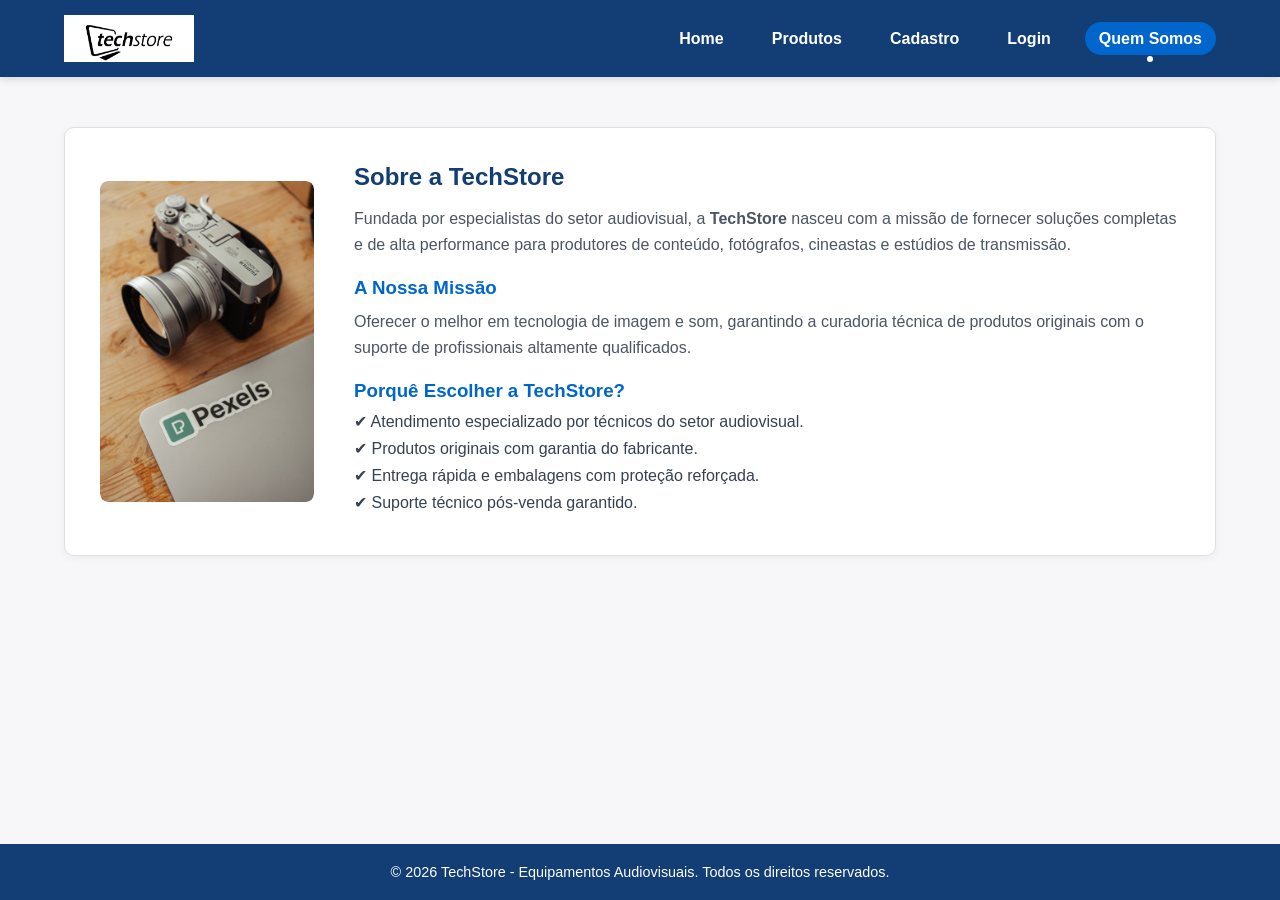
<file: quem-somos.html>
<!DOCTYPE html>
<html lang="pt-BR">
<head>
    <meta charset="UTF-8">
    <meta name="viewport" content="width=device-width, initial-scale=1.0">
    <title>TechStore - Quem Somos</title>
    <link rel="stylesheet" href="css/estilo.css">
</head>
<body>

    <header>
        <div class="logo">
            <a href="index.html">
                <img src="img/logo.png" alt="TechStore Logo" width="150">
            </a>
        </div>
        <nav>
            <ul>
                <li><a href="index.html">Home</a></li>
                <li><a href="produtos.html">Produtos</a></li>
                <li><a href="cadastro.html">Cadastro</a></li>
                <li><a href="login.html">Login</a></li>
                <li><a href="quem-somos.html" class="ativo">Quem Somos</a></li>
            </ul>
        </nav>
    </header>

    <main class="conteudo-principal">
        <section class="quem-somos-container">
            <div class="quem-somos-imagem">
                <img src="img/empresa.jpg" alt="Instalações da TechStore" width="400">
            </div>
            <div class="quem-somos-texto">
                <h2>Sobre a TechStore</h2>
                <p>Fundada por especialistas do setor audiovisual, a <strong>TechStore</strong> nasceu com a missão de fornecer soluções completas e de alta performance para produtores de conteúdo, fotógrafos, cineastas e estúdios de transmissão.</p>
                
                <h3>A Nossa Missão</h3>
                <p>Oferecer o melhor em tecnologia de imagem e som, garantindo a curadoria técnica de produtos originais com o suporte de profissionais altamente qualificados.</p>

                <h3>Porquê Escolher a TechStore?</h3>
                <ul>
                    <li>✔ Atendimento especializado por técnicos do setor audiovisual.</li>
                    <li>✔ Produtos originais com garantia do fabricante.</li>
                    <li>✔ Entrega rápida e embalagens com proteção reforçada.</li>
                    <li>✔ Suporte técnico pós-venda garantido.</li>
                </ul>
            </div>
        </section>
    </main>

    <footer>
        <p>&copy; 2026 TechStore - Equipamentos Audiovisuais. Todos os direitos reservados.</p>
    </footer>

    <a href="#" class="btn-topo" id="btnTopo" aria-label="Voltar ao topo"><span>&#8593;</span></a>
    <script>
        const btnTopo = document.getElementById("btnTopo");
        window.addEventListener("scroll", () => {
            btnTopo.classList.toggle("visivel", window.scrollY > 300);
        });
    </script>

</body>
</html>
</file>
<file: css/estilo.css>
/* ==========================================================================
   PROJETO TECHSTORE - FOLHA DE ESTILOS CSS COMPLETA
   ========================================================================== */

/* --------------------------------------------------------------------------
   1. CONFIGURAÇÕES GERAIS E RESET
   -------------------------------------------------------------------------- */
* {
    margin: 0;
    padding: 0;
    box-sizing: border-box;
}

body {
    background-color: #f7f7f9;
    color: #333333;
    font-family: Arial, Helvetica, sans-serif;
    font-size: 16px;
    min-height: 100vh;
    display: flex;
    flex-direction: column;
}

a {
    color: #123d75;
    text-decoration: none;
    font-weight: bold;
}

a:hover {
    text-decoration: underline;
}

img {
    max-width: 100%;
    height: auto;
    display: block;
}

/* --------------------------------------------------------------------------
   2. CABEÇALHO E MENU DE NAVEGAÇÃO
   -------------------------------------------------------------------------- */
header {
    background-color: #123d75;
    color: #ffffff;
    display: flex;
    justify-content: space-between;
    align-items: center;
    padding: 15px 5%;
    box-shadow: 0 2px 8px rgba(0, 0, 0, 0.15);
}

header .logo img {
    max-width: 130px;
    height: auto;
}

nav ul {
    display: flex;
    list-style-type: none;
    gap: 20px;
    margin: 0;
    padding: 0;
}

nav ul li a {
    color: #ffffff;
    font-weight: bold;
    padding: 8px 14px;
    border-radius: 4px;
    transition: background-color 0.3s ease, color 0.3s ease;
}

nav ul li a:hover,
nav ul li a.ativo {
    background-color: #0066cc;
    color: #ffffff;
    text-decoration: none;
}

/* --------------------------------------------------------------------------
   3. ESTRUTURA DO CONTEÚDO PRINCIPAL
   -------------------------------------------------------------------------- */
.conteudo-principal {
    flex: 1;
    padding: 30px 5%;
    max-width: 1280px;
    margin: 0 auto;
    width: 100%;
}

/* --------------------------------------------------------------------------
   4. PÁGINA INICIAL (index.html)
   -------------------------------------------------------------------------- */
.banner-home {
    background-color: #ffffff;
    border-radius: 10px;
    overflow: hidden;
    margin-bottom: 30px;
    border: 1px solid #e0e0e0;
    box-shadow: 0 2px 8px rgba(0, 0, 0, 0.05);
}

.banner-home img {
    width: 100%;
    height: 250px;
    object-fit: cover;
}

.banner-texto {
    padding: 25px;
}

.banner-texto h2 {
    color: #123d75;
    font-size: 1.6rem;
    margin-bottom: 10px;
}

.banner-texto p {
    color: #555555;
    margin-bottom: 15px;
    line-height: 1.5;
}

.btn-destaque {
    display: inline-block;
    background-color: #123d75;
    color: #ffffff;
    padding: 10px 22px;
    border-radius: 5px;
    transition: background-color 0.2s ease;
}

.btn-destaque:hover {
    background-color: #0066cc;
    text-decoration: none;
}

.secao-destaques h2 {
    color: #123d75;
    font-size: 1.4rem;
    margin-bottom: 20px;
}

.grid-categorias {
    display: grid;
    grid-template-columns: repeat(auto-fit, minmax(260px, 1fr));
    gap: 20px;
}

.card-categoria {
    background-color: #ffffff;
    border-radius: 8px;
    padding: 20px;
    border: 1px solid #e0e0e0;
    box-shadow: 0 2px 6px rgba(0, 0, 0, 0.04);
}

.card-categoria img {
    width: 100%;
    height: 160px;
    object-fit: cover;
    border-radius: 6px;
    margin-bottom: 15px;
}

.card-categoria h3 {
    color: #123d75;
    margin-bottom: 8px;
}

.card-categoria p {
    color: #666666;
    font-size: 0.9rem;
    margin-bottom: 12px;
    line-height: 1.4;
}

/* --------------------------------------------------------------------------
   5. PÁGINA DE PRODUTOS - ESTILO DJI (produtos.html)
   -------------------------------------------------------------------------- */
.conteudo-principal-dji {
    display: flex;
    gap: 30px;
    max-width: 1280px;
    margin: 30px auto;
    padding: 0 20px;
    flex: 1;
    width: 100%;
}

/* Sidebar de Filtros */
.sidebar-filtros {
    width: 240px;
    flex-shrink: 0;
}

.bloco-filtro {
    background-color: #ffffff;
    padding: 20px;
    border-radius: 12px;
    margin-bottom: 20px;
    border: 1px solid #e5e7eb;
    box-shadow: 0 2px 6px rgba(0, 0, 0, 0.02);
}

.bloco-filtro h3 {
    font-size: 0.95rem;
    color: #123d75;
    margin-bottom: 15px;
    font-weight: 600;
}

.inputs-preco {
    display: flex;
    gap: 8px;
    align-items: center;
}

.inputs-preco input {
    width: 100%;
    padding: 8px;
    border: 1px solid #d1d5db;
    border-radius: 6px;
    font-size: 0.85rem;
    text-align: center;
}

.btn-filtrar-preco {
    background-color: #123d75;
    color: #ffffff;
    border: none;
    padding: 8px 12px;
    border-radius: 6px;
    cursor: pointer;
    font-weight: bold;
}

.btn-filtrar-preco:hover {
    background-color: #0066cc;
}

.tags-categorias {
    display: flex;
    flex-wrap: wrap;
    gap: 8px;
}

.tag-pill {
    background-color: #f3f4f6;
    border: 1px solid #e5e7eb;
    padding: 6px 14px;
    border-radius: 20px;
    font-size: 0.82rem;
    color: #374151;
    cursor: pointer;
    transition: all 0.2s ease;
}

.tag-pill:hover {
    background-color: #123d75;
    color: #ffffff;
    border-color: #123d75;
}

/* Área de Produtos */
.area-produtos {
    flex-grow: 1;
}

.header-produtos {
    display: flex;
    justify-content: flex-end;
    margin-bottom: 20px;
}

.ordenacao {
    display: flex;
    align-items: center;
    gap: 8px;
    font-size: 0.9rem;
    color: #374151;
}

.ordenacao select {
    padding: 6px 14px;
    border: 1px solid #d1d5db;
    border-radius: 20px;
    background-color: #ffffff;
    font-size: 0.85rem;
    color: #374151;
    cursor: pointer;
}

.grelha-produtos-dji {
    display: grid;
    grid-template-columns: repeat(auto-fill, minmax(250px, 1fr));
    gap: 20px;
}

/* Cartão de Produto (Card DJI) */
.card-dji {
    background-color: #ffffff;
    border-radius: 12px;
    padding: 20px;
    position: relative;
    display: flex;
    flex-direction: column;
    justify-content: space-between;
    border: 1px solid #e5e7eb;
    box-shadow: 0 2px 8px rgba(0, 0, 0, 0.03);
    transition: transform 0.2s ease, box-shadow 0.2s ease;
}

.card-dji:hover {
    transform: translateY(-4px);
    box-shadow: 0 8px 16px rgba(0, 0, 0, 0.08);
}

.badge-lancamento {
    position: absolute;
    top: 15px;
    left: 15px;
    background-color: #f97316;
    color: #ffffff;
    font-size: 0.72rem;
    font-weight: bold;
    padding: 4px 8px;
    border-radius: 4px;
    z-index: 2;
}

.btn-favorito {
    position: absolute;
    top: 15px;
    right: 15px;
    background: #ffffff;
    border: 1px solid #e5e7eb;
    border-radius: 50%;
    width: 32px;
    height: 32px;
    cursor: pointer;
    color: #9ca3af;
    font-size: 1rem;
    display: flex;
    align-items: center;
    justify-content: center;
    transition: all 0.2s ease;
}

.btn-favorito:hover {
    color: #ef4444;
    border-color: #ef4444;
}

.card-imagem {
    height: 180px;
    display: flex;
    align-items: center;
    justify-content: center;
    margin: 20px 0 15px;
}

.card-imagem img {
    max-height: 100%;
    max-width: 100%;
    object-fit: contain;
}

.card-acoes {
    display: flex;
    flex-direction: column;
    align-items: center;
    gap: 8px;
    margin-bottom: 15px;
}

.btn-comprar-pill {
    width: 100%;
    background-color: #ffffff;
    border: 1px solid #123d75;
    color: #123d75;
    padding: 8px;
    border-radius: 20px;
    font-size: 0.9rem;
    font-weight: 600;
    cursor: pointer;
    transition: all 0.2s ease;
    display: flex;
    align-items: center;
    justify-content: center;
    gap: 6px;
}

.btn-comprar-pill:hover {
    background-color: #123d75;
    color: #ffffff;
}


.card-info {
    border-top: 1px solid #f3f4f6;
    padding-top: 12px;
}

.codigo-prod {
    display: block;
    font-size: 0.75rem;
    color: #9ca3af;
    font-weight: 600;
    margin-bottom: 4px;
}

.titulo-produto {
    font-size: 0.88rem;
    color: #111827;
    font-weight: 600;
    line-height: 1.3;
    margin-bottom: 10px;
    min-height: 2.6em;
}

.bloco-preco {
    display: flex;
    flex-direction: column;
    margin-bottom: 8px;
}

.preco-vista {
    font-size: 1.15rem;
    font-weight: 700;
    color: #123d75;
}

.preco-parcelado {
    font-size: 0.78rem;
    color: #6b7280;
}

.frete-gratis {
    color: #10b981;
    font-size: 0.8rem;
    font-weight: 600;
    display: flex;
    align-items: center;
    gap: 5px;
}

/* --------------------------------------------------------------------------
   6. TABELA DE PRODUTOS (MODELO TRADICIONAL / BACKUP)
   -------------------------------------------------------------------------- */
table {
    width: 100%;
    border-collapse: collapse;
    background-color: #ffffff;
    margin: 20px 0;
    border-radius: 8px;
    overflow: hidden;
    box-shadow: 0 2px 8px rgba(0, 0, 0, 0.08);
}

th {
    background-color: #123d75;
    color: #ffffff;
    padding: 14px 16px;
    text-align: left;
    font-size: 15px;
    text-transform: uppercase;
}

td {
    padding: 12px 16px;
    border-bottom: 1px solid #e5e7eb;
    vertical-align: middle;
    color: #333333;
}

tbody tr:nth-child(even) {
    background-color: #f9fafb;
}

tbody tr:hover {
    background-color: #f1f5f9;
}

table img {
    width: 65px;
    height: 65px;
    object-fit: cover;
    border-radius: 6px;
    display: block;
}

table button {
    background-color: #123d75;
    color: #ffffff;
    border: none;
    padding: 8px 14px;
    border-radius: 4px;
    font-weight: bold;
    cursor: pointer;
    transition: background-color 0.2s ease;
}

table button:hover {
    background-color: #0066cc;
}

/* --------------------------------------------------------------------------
   7. FORMULÁRIOS (cadastro.html & login.html)
   -------------------------------------------------------------------------- */
.form-container {
    background-color: #ffffff;
    padding: 35px;
    border-radius: 10px;
    border: 1px solid #e0e0e0;
    box-shadow: 0 4px 12px rgba(0, 0, 0, 0.05);
    max-width: 650px;
    margin: 30px auto;
}

.form-login-box {
    max-width: 420px;
}

.form-container h2 {
    color: #123d75;
    margin-bottom: 8px;
}

.form-container p {
    color: #666666;
    margin-bottom: 25px;
    font-size: 0.95rem;
}

fieldset {
    border: 1px solid #d1d5db;
    border-radius: 6px;
    padding: 20px;
    margin-bottom: 20px;
}

legend {
    padding: 0 8px;
    font-weight: bold;
    color: #123d75;
}

.campo {
    margin-bottom: 16px;
    display: flex;
    flex-direction: column;
}

.campo-duplo {
    display: flex;
    gap: 15px;
}

.campo-duplo .campo {
    flex: 1;
}

label {
    font-size: 0.9rem;
    font-weight: bold;
    color: #374151;
    margin-bottom: 6px;
}

input[type="text"],
input[type="email"],
input[type="tel"],
input[type="date"],
input[type="password"] {
    padding: 10px 12px;
    border: 1px solid #d1d5db;
    border-radius: 6px;
    font-size: 0.95rem;
    transition: border-color 0.2s ease;
}

input:focus {
    outline: none;
    border-color: #123d75;
    box-shadow: 0 0 0 3px rgba(18, 61, 117, 0.15);
}

.campo-checkbox {
    display: flex;
    align-items: center;
    gap: 8px;
    margin-bottom: 12px;
    font-size: 0.9rem;
}

.opcoes-login {
    display: flex;
    justify-content: space-between;
    align-items: center;
    margin-bottom: 20px;
}

.link-esqueci,
.link-redirecionamento a {
    color: #123d75;
    font-weight: bold;
}

.btn-enviar {
    width: 100%;
    background-color: #123d75;
    color: #ffffff;
    border: none;
    padding: 12px;
    border-radius: 6px;
    font-size: 1rem;
    font-weight: bold;
    cursor: pointer;
    transition: background-color 0.2s ease;
    margin-top: 10px;
}

.btn-enviar:hover {
    background-color: #0066cc;
}

.link-redirecionamento {
    text-align: center;
    margin-top: 20px;
}

/* --------------------------------------------------------------------------
   8. PÁGINA QUEM SOMOS (quem-somos.html)
   -------------------------------------------------------------------------- */
.quem-somos-container {
    display: flex;
    gap: 40px;
    align-items: center;
    background-color: #ffffff;
    padding: 35px;
    border-radius: 10px;
    border: 1px solid #e0e0e0;
    box-shadow: 0 2px 10px rgba(0, 0, 0, 0.05);
    margin: 20px auto;
}

.quem-somos-imagem img {
    width: 100%;
    max-width: 400px;
    border-radius: 8px;
    object-fit: cover;
}

.quem-somos-texto h2 {
    color: #123d75;
    margin-bottom: 15px;
}

.quem-somos-texto h3 {
    color: #0066cc;
    margin: 20px 0 10px;
}

.quem-somos-texto p {
    line-height: 1.6;
    color: #4b5563;
    margin-bottom: 15px;
}

.quem-somos-texto ul {
    list-style: none;
}

.quem-somos-texto ul li {
    margin-bottom: 8px;
    color: #374151;
}

/* --------------------------------------------------------------------------
   9. RODAPÉ (FOOTER)
   -------------------------------------------------------------------------- */
footer {
    background-color: #123d75;
    color: #ffffff;
    text-align: center;
    padding: 20px;
    margin-top: auto;
    font-size: 0.9rem;
}

footer a {
    color: #ffffff;
}
/* ==========================================================================
   10. EFEITOS E ANIMAÇÕES
   (esta secção sobrepõe as regras acima; para desligar um efeito, apague o bloco)
   ========================================================================== */

/* --- 10.1 Base: rolagem suave e animação de entrada --- */
html {
    scroll-behavior: smooth;
}

@keyframes entrar-subindo {
    from { opacity: 0; transform: translateY(28px); }
    to   { opacity: 1; transform: translateY(0); }
}

@keyframes entrar-descendo {
    from { opacity: 0; transform: translateY(-20px); }
    to   { opacity: 1; transform: translateY(0); }
}

@keyframes pulsar {
    0%, 100% { transform: scale(1); }
    50%      { transform: scale(1.1); }
}

@keyframes balancar {
    0%, 100% { transform: rotate(0); }
    25%      { transform: rotate(-14deg); }
    75%      { transform: rotate(14deg); }
}

@keyframes batida-coracao {
    0%   { transform: scale(1); }
    40%  { transform: scale(1.35); }
    100% { transform: scale(1); }
}

/* --- 10.2 Cabeçalho fixo e menu com sublinhado animado --- */
header {
    position: sticky;
    top: 0;
    z-index: 100;
    animation: entrar-descendo 0.5s ease both;
}

header .logo img {
    transition: transform 0.3s ease;
}

header .logo a:hover img {
    transform: scale(1.06);
}

nav ul li a {
    position: relative;
}

nav ul li a::after {
    content: "";
    position: absolute;
    left: 14px;
    right: 14px;
    bottom: 3px;
    height: 2px;
    background-color: #ffffff;
    transform: scaleX(0);
    transform-origin: left;
    transition: transform 0.3s ease;
}

nav ul li a:hover::after,
nav ul li a.ativo::after {
    transform: scaleX(1);
}

/* --- 10.3 Página inicial: banner e categorias --- */
.banner-home {
    animation: entrar-subindo 0.7s ease both;
}

.banner-home img {
    transition: transform 0.8s ease;
}

.banner-home:hover img {
    transform: scale(1.05);
}

.banner-home {
    /* garante que o zoom da imagem fique dentro da moldura */
    isolation: isolate;
}

.banner-texto h2,
.banner-texto p,
.btn-destaque {
    animation: entrar-subindo 0.7s ease both;
}

.banner-texto h2   { animation-delay: 0.15s; }
.banner-texto p    { animation-delay: 0.3s; }
.btn-destaque      { animation-delay: 0.45s; }

.btn-destaque {
    position: relative;
    overflow: hidden;
    transition: background-color 0.2s ease, transform 0.2s ease, box-shadow 0.2s ease;
}

.btn-destaque::before {
    content: "";
    position: absolute;
    top: 0;
    left: -80%;
    width: 50%;
    height: 100%;
    background: linear-gradient(100deg, transparent, rgba(255, 255, 255, 0.45), transparent);
    transform: skewX(-20deg);
}

.btn-destaque:hover::before {
    left: 130%;
    transition: left 0.7s ease;
}

.btn-destaque:hover {
    transform: translateY(-2px);
    box-shadow: 0 8px 18px rgba(18, 61, 117, 0.35);
}

.btn-destaque:active {
    transform: scale(0.97);
}

.card-categoria {
    animation: entrar-subindo 0.7s ease both;
    transition: transform 0.3s ease, box-shadow 0.3s ease, border-color 0.3s ease;
}

.card-categoria:nth-child(1) { animation-delay: 0.1s; }
.card-categoria:nth-child(2) { animation-delay: 0.25s; }
.card-categoria:nth-child(3) { animation-delay: 0.4s; }

.card-categoria:hover {
    transform: translateY(-8px);
    box-shadow: 0 14px 28px rgba(18, 61, 117, 0.15);
    border-color: #123d75;
}

.card-categoria img {
    clip-path: inset(0 round 6px);
    transition: transform 0.5s ease;
}

.card-categoria:hover img {
    transform: scale(1.08);
}

.card-categoria > a {
    display: inline-block;
    transition: transform 0.25s ease, color 0.25s ease;
}

.card-categoria:hover > a {
    transform: translateX(6px);
    color: #0066cc;
}

/* --- 10.4 Página de produtos --- */
.area-produtos .card-dji {
    animation: entrar-subindo 0.6s ease both;
}

.card-dji:nth-child(1)  { animation-delay: 0.05s; }
.card-dji:nth-child(2)  { animation-delay: 0.10s; }
.card-dji:nth-child(3)  { animation-delay: 0.15s; }
.card-dji:nth-child(4)  { animation-delay: 0.20s; }
.card-dji:nth-child(5)  { animation-delay: 0.25s; }
.card-dji:nth-child(6)  { animation-delay: 0.30s; }
.card-dji:nth-child(7)  { animation-delay: 0.35s; }
.card-dji:nth-child(8)  { animation-delay: 0.40s; }
.card-dji:nth-child(n+9) { animation-delay: 0.45s; }

.card-dji {
    transition: transform 0.3s ease, box-shadow 0.3s ease, border-color 0.3s ease;
}

.card-dji:hover {
    transform: translateY(-8px);
    box-shadow: 0 16px 30px rgba(18, 61, 117, 0.16);
    border-color: #c7d6ea;
}

/* zoom suave na foto do produto */
.card-imagem {
    overflow: hidden;
    border-radius: 8px;
}

.card-imagem img {
    transition: transform 0.5s ease;
}

.card-dji:hover .card-imagem img {
    transform: scale(1.1);
}

/* selos (Lançamento, Novo, Destaque, Pop) pulsando */
.badge-lancamento {
    animation: pulsar 2s ease-in-out infinite;
}

/* botão de favoritar */
.btn-favorito:hover {
    background-color: #fef2f2;
    transform: scale(1.12);
}

.btn-favorito:focus,
.btn-favorito:active {
    color: #ef4444;
    border-color: #ef4444;
    outline: none;
    animation: batida-coracao 0.4s ease;
}

/* botão comprar com preenchimento deslizante */
.btn-comprar-pill {
    background-image: linear-gradient(#123d75, #123d75);
    background-repeat: no-repeat;
    background-position: left center;
    background-size: 0% 100%;
    transition: background-size 0.35s ease, color 0.35s ease, box-shadow 0.3s ease, transform 0.15s ease;
}

.btn-comprar-pill:hover {
    background-size: 100% 100%;
    box-shadow: 0 6px 14px rgba(18, 61, 117, 0.3);
}

.btn-comprar-pill:active {
    transform: scale(0.96);
}

.icone-carrinho {
    display: inline-block;
}

.btn-comprar-pill:hover .icone-carrinho {
    animation: balancar 0.5s ease;
}

/* link comparar */


/* preço e frete */
.preco-vista {
    transition: color 0.3s ease, transform 0.3s ease;
    transform-origin: left center;
}

.card-dji:hover .preco-vista {
    color: #0066cc;
    transform: scale(1.06);
}

.icone-camiao {
    display: inline-block;
    transition: transform 0.4s ease;
}

.card-dji:hover .icone-camiao {
    transform: translateX(6px);
}

/* filtros */
.bloco-filtro {
    transition: box-shadow 0.3s ease, transform 0.3s ease;
}

.bloco-filtro:hover {
    box-shadow: 0 8px 18px rgba(0, 0, 0, 0.07);
    transform: translateY(-2px);
}

.tag-pill {
    transition: all 0.25s ease;
}

.tag-pill:hover {
    transform: translateY(-2px);
    box-shadow: 0 4px 10px rgba(18, 61, 117, 0.25);
}

.tag-pill:active {
    transform: scale(0.95);
}

.btn-filtrar-preco {
    transition: background-color 0.2s ease, transform 0.2s ease;
}

.btn-filtrar-preco:hover {
    transform: translateX(3px);
}

.inputs-preco input,
.ordenacao select {
    transition: border-color 0.2s ease, box-shadow 0.2s ease;
}

.inputs-preco input:focus,
.ordenacao select:focus {
    outline: none;
    border-color: #123d75;
    box-shadow: 0 0 0 3px rgba(18, 61, 117, 0.15);
}

/* --- 10.5 Formulários (cadastro e login) --- */
.form-container {
    animation: entrar-subindo 0.7s ease both;
}

fieldset {
    transition: border-color 0.3s ease, box-shadow 0.3s ease;
}

fieldset:focus-within {
    border-color: #123d75;
    box-shadow: 0 0 0 3px rgba(18, 61, 117, 0.08);
}

legend {
    transition: color 0.3s ease;
}

fieldset:focus-within legend {
    color: #0066cc;
}

input[type="text"],
input[type="email"],
input[type="tel"],
input[type="date"],
input[type="password"] {
    transition: border-color 0.25s ease, box-shadow 0.25s ease, transform 0.2s ease;
}

input[type="text"]:hover,
input[type="email"]:hover,
input[type="tel"]:hover,
input[type="date"]:hover,
input[type="password"]:hover {
    border-color: #9db4d3;
}

input:focus {
    transform: translateY(-1px);
}

/* borda verde/vermelha depois que o utilizador preenche o campo */
input:not(:placeholder-shown):valid {
    border-color: #10b981;
}

input:not(:placeholder-shown):invalid:not(:focus) {
    border-color: #ef4444;
}

.campo:focus-within label {
    color: #123d75;
}

label {
    transition: color 0.2s ease;
}

.campo-checkbox input[type="checkbox"] {
    accent-color: #123d75;
    width: 16px;
    height: 16px;
    cursor: pointer;
    transition: transform 0.15s ease;
}

.campo-checkbox input[type="checkbox"]:active {
    transform: scale(0.85);
}

.campo-checkbox label {
    cursor: pointer;
    margin-bottom: 0;
}

.btn-enviar {
    position: relative;
    overflow: hidden;
    transition: background-color 0.2s ease, transform 0.2s ease, box-shadow 0.3s ease;
}

.btn-enviar::before {
    content: "";
    position: absolute;
    top: 0;
    left: -80%;
    width: 50%;
    height: 100%;
    background: linear-gradient(100deg, transparent, rgba(255, 255, 255, 0.4), transparent);
    transform: skewX(-20deg);
}

.btn-enviar:hover::before {
    left: 130%;
    transition: left 0.7s ease;
}

.btn-enviar:hover {
    transform: translateY(-2px);
    box-shadow: 0 8px 18px rgba(18, 61, 117, 0.35);
}

.btn-enviar:active {
    transform: scale(0.98);
}

.link-esqueci,
.link-redirecionamento a,
.campo-checkbox a {
    background-image: linear-gradient(#0066cc, #0066cc);
    background-repeat: no-repeat;
    background-position: left bottom;
    background-size: 0% 2px;
    transition: background-size 0.3s ease, color 0.3s ease;
}

.link-esqueci:hover,
.link-redirecionamento a:hover,
.campo-checkbox a:hover {
    background-size: 100% 2px;
    color: #0066cc;
    text-decoration: none;
}

/* --- 10.6 Quem Somos --- */
.quem-somos-container {
    animation: entrar-subindo 0.7s ease both;
}

.quem-somos-imagem {
    overflow: hidden;
    border-radius: 8px;
}

.quem-somos-imagem img {
    transition: transform 0.6s ease;
}

.quem-somos-container:hover .quem-somos-imagem img {
    transform: scale(1.06);
}

.quem-somos-texto ul li {
    transition: transform 0.25s ease, color 0.25s ease;
}

.quem-somos-texto ul li:hover {
    transform: translateX(8px);
    color: #123d75;
}

/* --- 10.7 Rodapé --- */
footer a {
    transition: opacity 0.2s ease;
}

footer a:hover {
    opacity: 0.8;
}

/* --- 10.8 Acessibilidade: respeita quem desativa animações no sistema --- */
@media (prefers-reduced-motion: reduce) {
    *,
    *::before,
    *::after {
        animation-duration: 0.01ms !important;
        animation-iteration-count: 1 !important;
        transition-duration: 0.01ms !important;
        scroll-behavior: auto !important;
    }
}

/* ==========================================================================
   11. MENU MÁGICO (bolha animada) - sobrescreve o menu da seção 10.2
   ========================================================================== */
nav ul li a,
nav ul li a:hover,
nav ul li a.ativo {
    background-color: transparent;
}

nav ul li a {
    position: relative;
    z-index: 0;
    transition: transform 0.3s ease;
}

nav ul li a::before {
    content: "";
    position: absolute;
    inset: 0;
    background-color: #0066cc;
    border-radius: 999px;
    transform: scale(0);
    transition: transform 0.35s cubic-bezier(0.34, 1.56, 0.64, 1);
    z-index: -1;
}

nav ul li a::after {
    content: "";
    position: absolute;
    left: 50%;
    right: auto;
    bottom: -7px;
    width: 6px;
    height: 6px;
    border-radius: 50%;
    background-color: #ffffff;
    transform: translateX(-50%) scale(0);
    transform-origin: center;
    transition: transform 0.35s cubic-bezier(0.34, 1.56, 0.64, 1);
}

nav ul li a:hover,
nav ul li a.ativo {
    transform: translateY(-3px);
}

nav ul li a:hover::before,
nav ul li a.ativo::before {
    transform: scale(1);
}

nav ul li a:hover::after,
nav ul li a.ativo::after {
    transform: translateX(-50%) scale(1);
}

/* ==========================================================================
   12. ANIMAÇÃO DOS CAMPOS DOS FORMULÁRIOS
   ========================================================================== */
.campo {
    position: relative;
}

.campo::after {
    content: "";
    position: absolute;
    left: 0;
    bottom: 0;
    width: 0;
    height: 3px;
    border-radius: 0 0 6px 6px;
    background: linear-gradient(90deg, #123d75, #0066cc, #38bdf8);
    transition: width 0.4s ease;
    pointer-events: none;
}

.campo:focus-within::after {
    width: 100%;
}

.campo label {
    transition: transform 0.3s ease, color 0.3s ease;
}

.campo:focus-within label {
    transform: translateX(6px);
    color: #0066cc;
}

.campo input::placeholder {
    transition: opacity 0.3s ease, transform 0.3s ease;
}

.campo input:focus::placeholder {
    opacity: 0;
    transform: translateX(10px);
}

/* ==========================================================================
   13. BOTÃO VOLTAR AO TOPO
   ========================================================================== */
.btn-topo {
    position: fixed;
    right: 24px;
    bottom: 24px;
    width: 48px;
    height: 48px;
    border-radius: 50%;
    background-color: #123d75;
    color: #ffffff;
    font-size: 1.4rem;
    display: flex;
    align-items: center;
    justify-content: center;
    box-shadow: 0 6px 16px rgba(18, 61, 117, 0.35);
    opacity: 0;
    visibility: hidden;
    transform: translateY(20px);
    transition: opacity 0.3s ease, transform 0.3s ease, visibility 0.3s ease, background-color 0.2s ease;
    z-index: 200;
}

.btn-topo.visivel {
    opacity: 1;
    visibility: visible;
    transform: translateY(0);
}

.btn-topo:hover {
    background-color: #0066cc;
    transform: translateY(-4px);
    text-decoration: none;
}

.btn-topo:hover span {
    display: inline-block;
    animation: subir 0.6s ease infinite;
}

@keyframes subir {
    0%, 100% { transform: translateY(0); }
    50%      { transform: translateY(-4px); }
}

/* ==========================================================================
   14. FILTROS DA PÁGINA DE PRODUTOS
   ========================================================================== */
.card-dji[hidden] {
    display: none;
}

.header-produtos {
    justify-content: space-between;
    align-items: center;
}

.contagem-produtos {
    font-size: 0.9rem;
    color: #6b7280;
}

.tag-pill.ativo {
    background-color: #123d75;
    color: #ffffff;
    border-color: #123d75;
}

.sem-resultados {
    text-align: center;
    color: #6b7280;
    padding: 50px 20px;
    font-size: 1rem;
}
</file>
